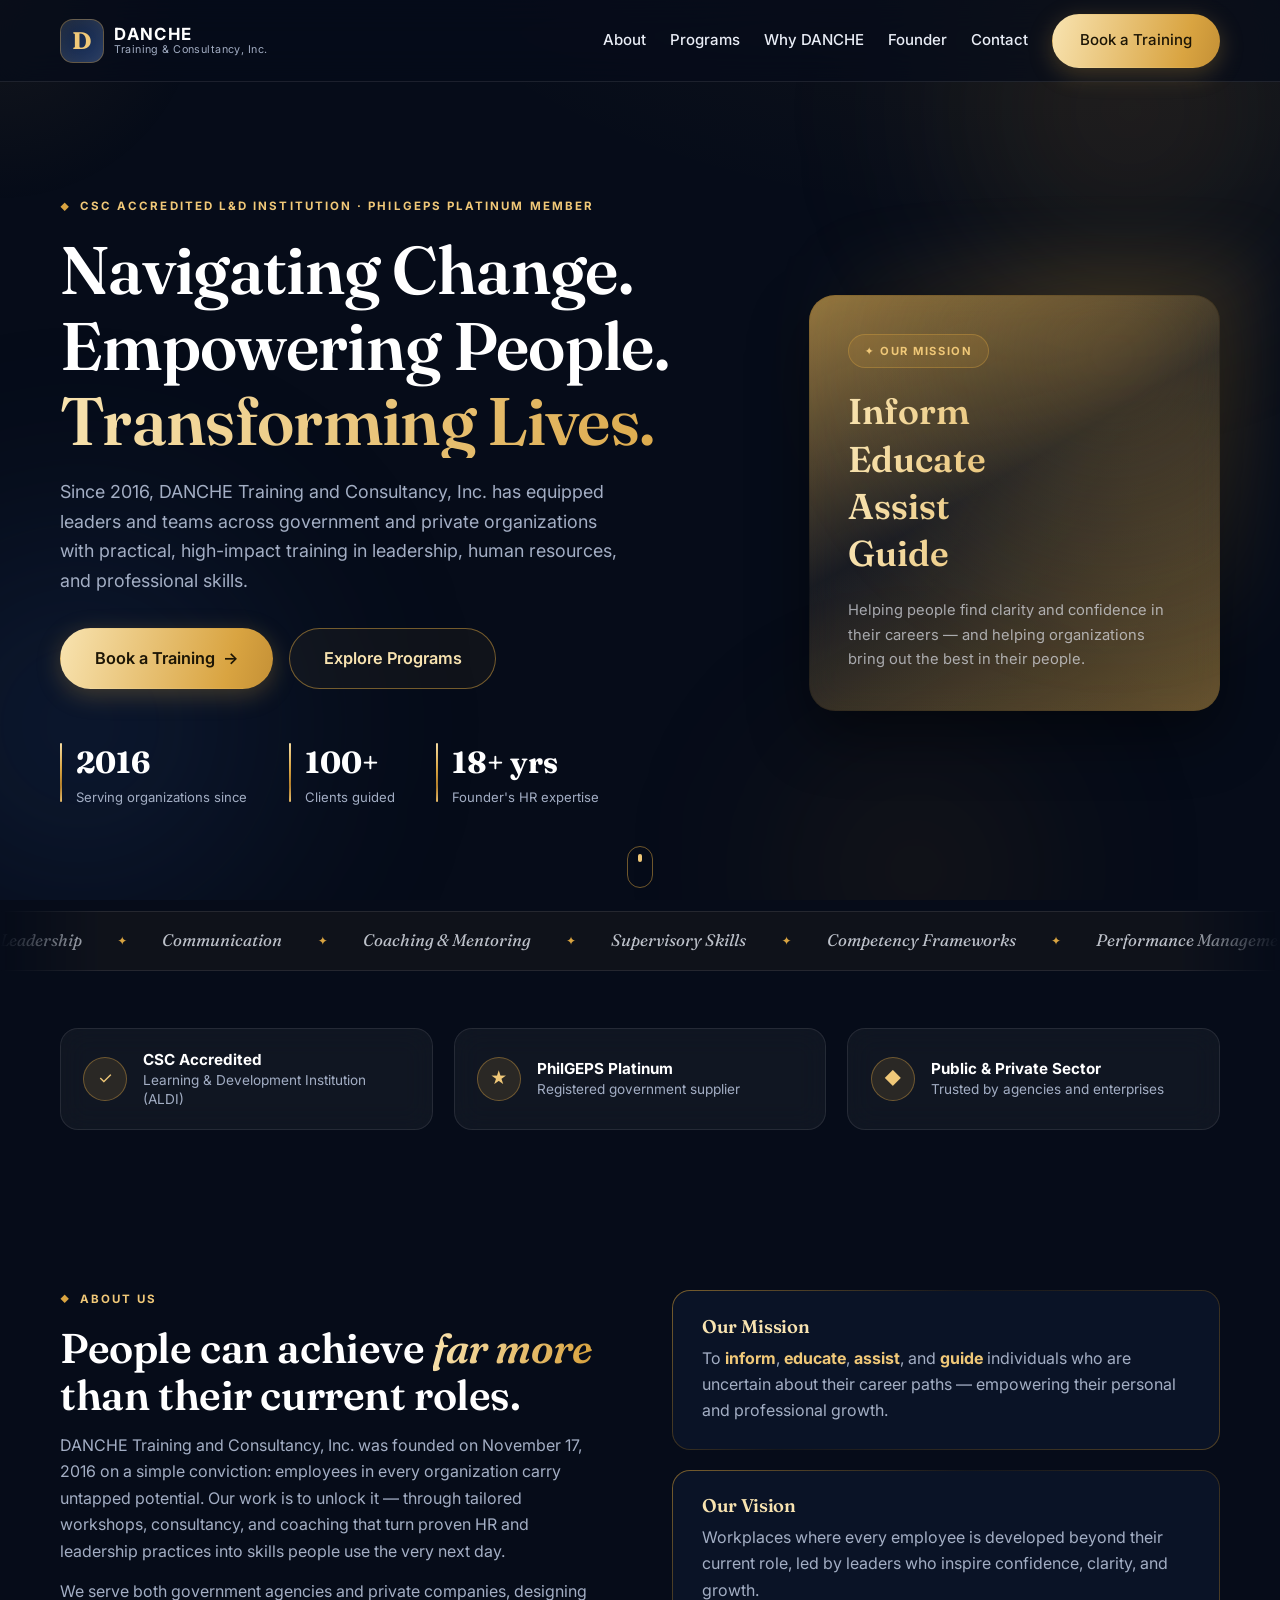
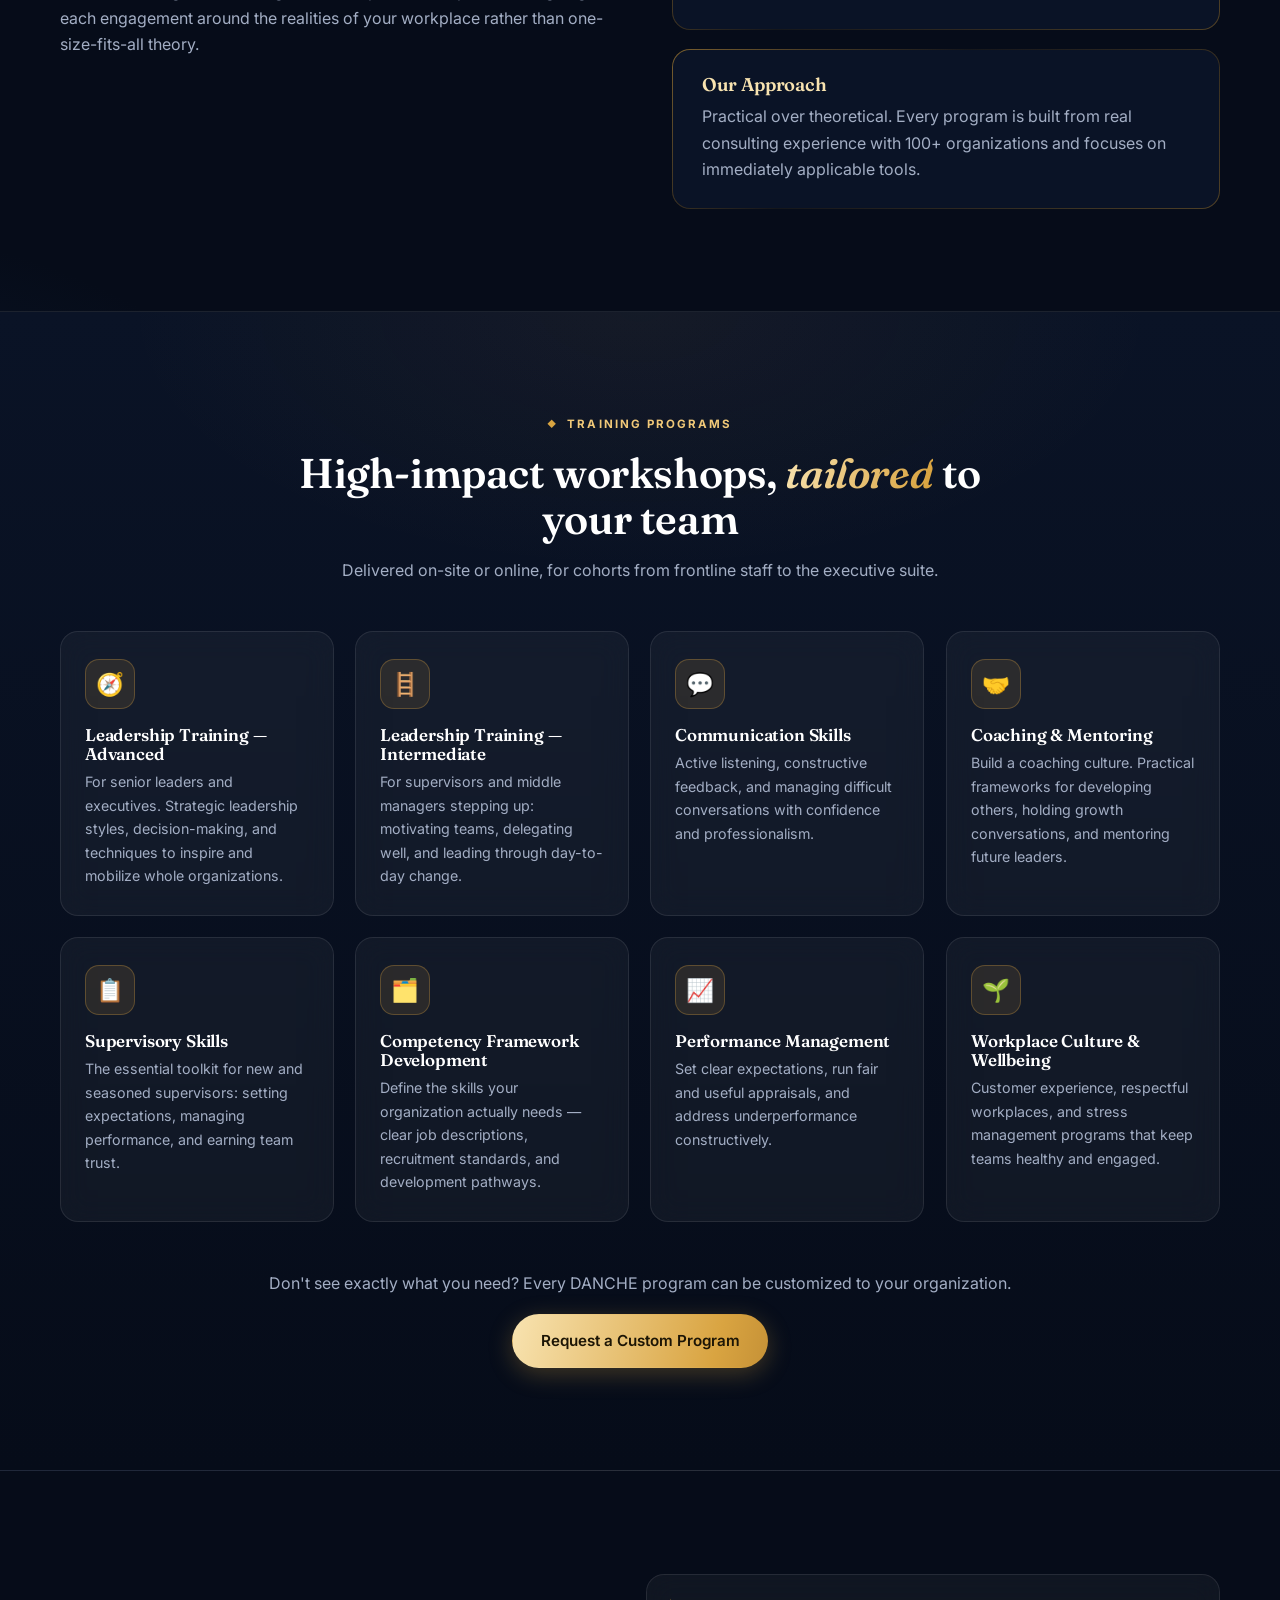
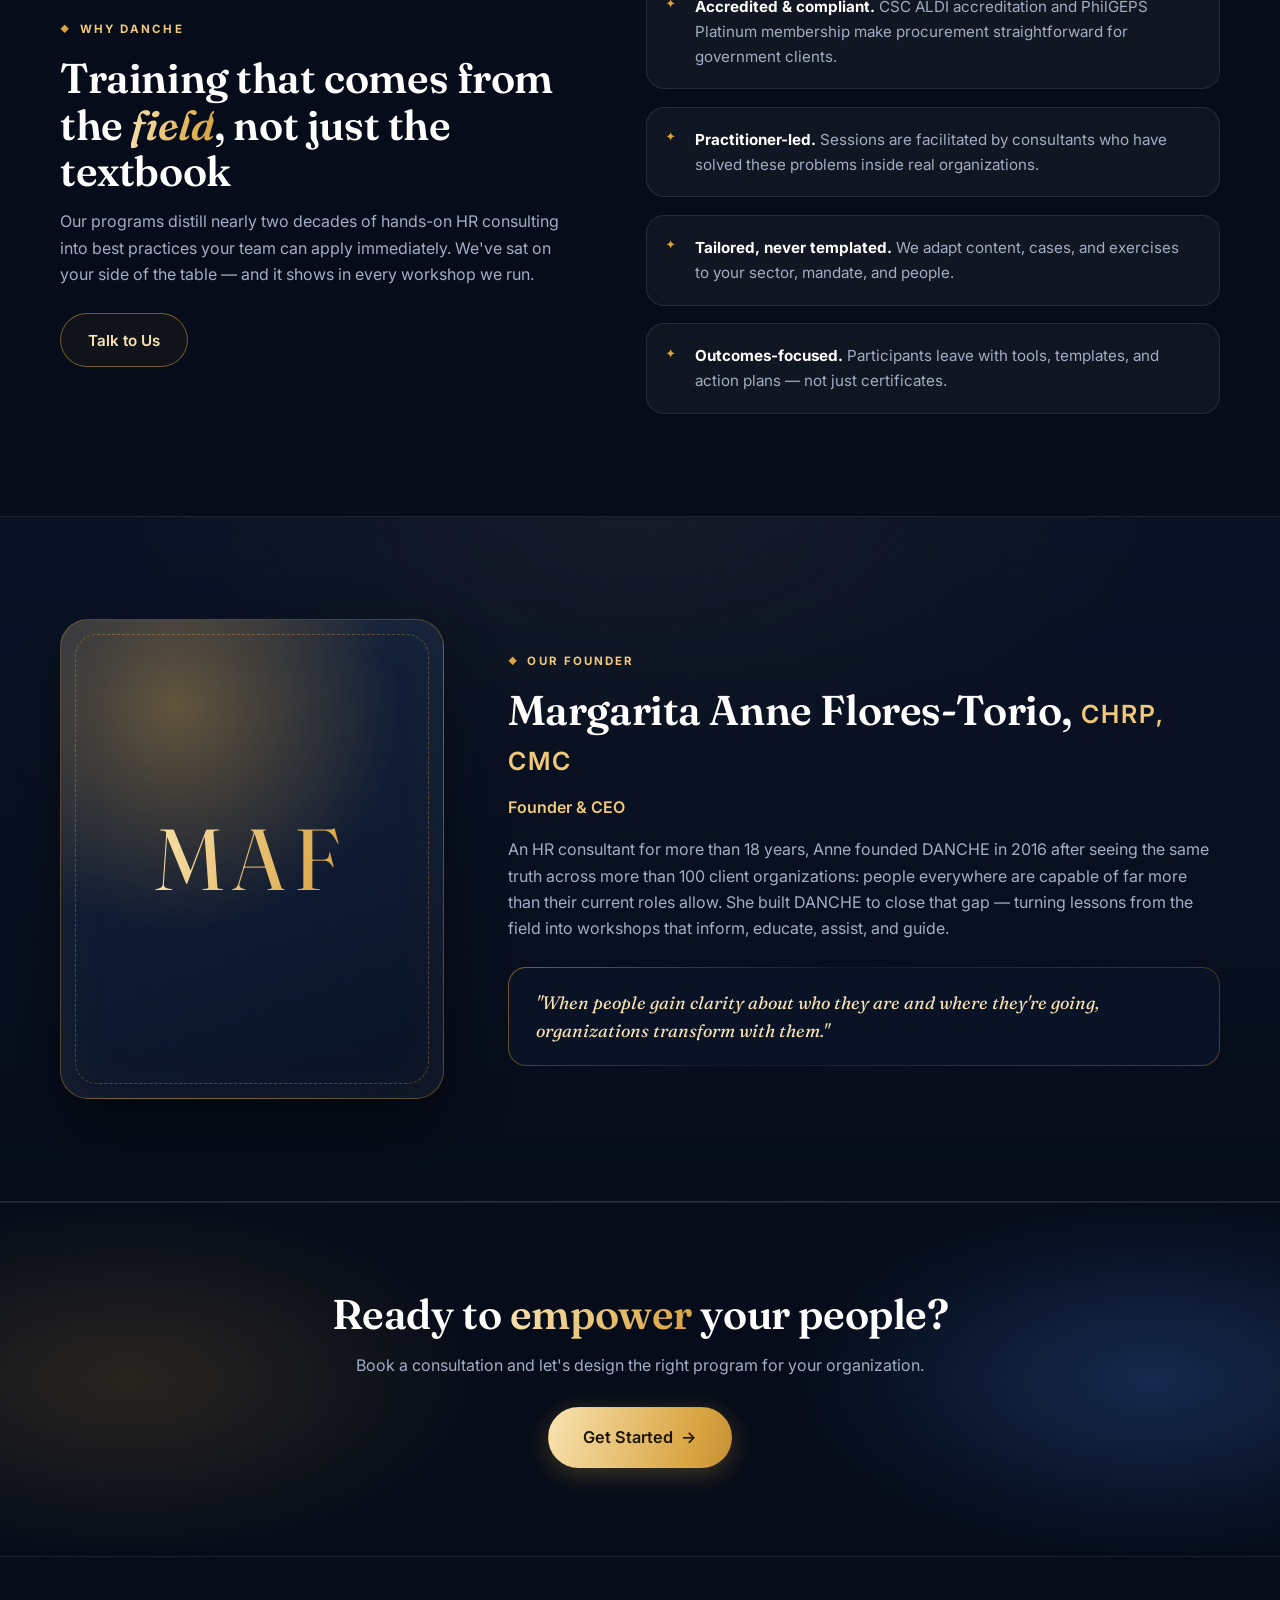
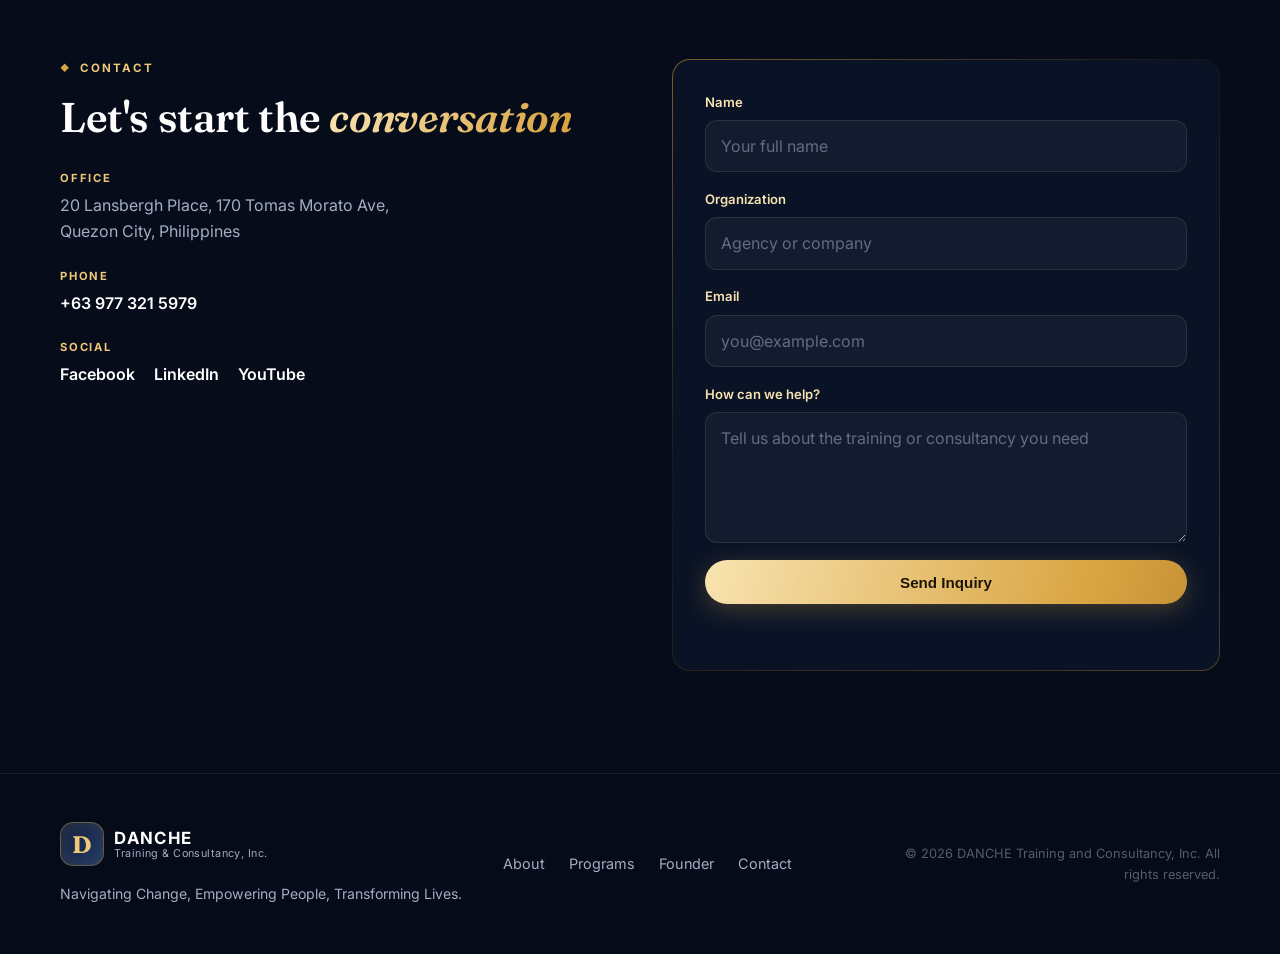
<file: index.html>
<!DOCTYPE html>
<html lang="en">
<head>
  <meta charset="UTF-8" />
  <meta name="viewport" content="width=device-width, initial-scale=1.0" />
  <title>DANCHE Training &amp; Consultancy, Inc. — Navigating Change, Empowering People, Transforming Lives</title>
  <meta name="description" content="DANCHE Training and Consultancy, Inc. is a CSC Accredited Learning and Development Institution delivering leadership, HR, and professional skills training for government and private organizations in the Philippines since 2016." />
  <link rel="preconnect" href="https://fonts.googleapis.com" />
  <link rel="preconnect" href="https://fonts.gstatic.com" crossorigin />
  <link href="https://fonts.googleapis.com/css2?family=Fraunces:ital,opsz,wght@0,9..144,500;0,9..144,600;0,9..144,700;1,9..144,500&family=Inter:wght@400;500;600;700&display=swap" rel="stylesheet" />
  <link rel="stylesheet" href="css/styles.css" />
  <link rel="icon" type="image/svg+xml" href="assets/favicon.svg" />
</head>
<body>

  <!-- Ambient background orbs -->
  <div class="orb-field" aria-hidden="true">
    <div class="orb orb-1" data-speed="0.06"></div>
    <div class="orb orb-2" data-speed="-0.04"></div>
    <div class="orb orb-3" data-speed="0.09"></div>
  </div>

  <!-- Cursor glow (desktop only) -->
  <div class="cursor-glow" id="cursor-glow" aria-hidden="true"></div>

  <!-- ====== Header / Navigation ====== -->
  <header class="site-header" id="top">
    <div class="container nav-wrap">
      <a class="brand" href="#top" aria-label="DANCHE Training and Consultancy home">
        <span class="brand-mark" aria-hidden="true">D</span>
        <span class="brand-text">
          <strong>DANCHE</strong>
          <small>Training &amp; Consultancy, Inc.</small>
        </span>
      </a>

      <nav class="site-nav" id="site-nav" aria-label="Primary">
        <a href="#about">About</a>
        <a href="#programs">Programs</a>
        <a href="#why-danche">Why DANCHE</a>
        <a href="#founder">Founder</a>
        <a href="#contact">Contact</a>
        <a href="#contact" class="btn btn-primary nav-cta">Book a Training</a>
      </nav>

      <button class="nav-toggle" id="nav-toggle" aria-expanded="false" aria-controls="site-nav" aria-label="Toggle navigation">
        <span></span><span></span><span></span>
      </button>
    </div>
  </header>

  <main>
    <!-- ====== Hero ====== -->
    <section class="hero">
      <div class="container hero-grid">
        <div class="hero-copy reveal">
          <p class="eyebrow"><span class="eyebrow-diamond" aria-hidden="true">◆</span> CSC Accredited L&amp;D Institution · PhilGEPS Platinum Member</p>
          <h1>
            <span class="line">Navigating Change.</span>
            <span class="line">Empowering People.</span>
            <span class="line shimmer">Transforming Lives.</span>
          </h1>
          <p class="lead">
            Since 2016, DANCHE Training and Consultancy, Inc. has equipped leaders and teams across
            government and private organizations with practical, high-impact training in leadership,
            human resources, and professional skills.
          </p>
          <div class="hero-actions">
            <a href="#contact" class="btn btn-primary btn-lg">Book a Training <span aria-hidden="true">→</span></a>
            <a href="#programs" class="btn btn-ghost btn-lg">Explore Programs</a>
          </div>
          <ul class="hero-stats" aria-label="Company highlights">
            <li><strong>2016</strong><span>Serving organizations since</span></li>
            <li><strong><span class="counter" data-count="100">0</span>+</strong><span>Clients guided</span></li>
            <li><strong><span class="counter" data-count="18">0</span>+ yrs</strong><span>Founder's HR expertise</span></li>
          </ul>
        </div>

        <div class="hero-card tilt reveal" aria-hidden="true">
          <div class="hero-card-glow"></div>
          <div class="hero-card-inner">
            <span class="hero-badge">✦ Our Mission</span>
            <p class="hero-card-words">
              <span style="--i:0">Inform</span>
              <span style="--i:1">Educate</span>
              <span style="--i:2">Assist</span>
              <span style="--i:3">Guide</span>
            </p>
            <p class="hero-card-note">Helping people find clarity and confidence in their careers — and helping organizations bring out the best in their people.</p>
          </div>
        </div>
      </div>

      <a class="scroll-cue" href="#about" aria-label="Scroll to content">
        <span class="scroll-cue-dot"></span>
      </a>
    </section>

    <!-- ====== Marquee ====== -->
    <div class="marquee" aria-hidden="true">
      <div class="marquee-track" id="marquee-track">
        <span>Leadership</span><i>✦</i>
        <span>Communication</span><i>✦</i>
        <span>Coaching &amp; Mentoring</span><i>✦</i>
        <span>Supervisory Skills</span><i>✦</i>
        <span>Competency Frameworks</span><i>✦</i>
        <span>Performance Management</span><i>✦</i>
        <span>Customer Experience</span><i>✦</i>
        <span>Workplace Culture</span><i>✦</i>
      </div>
    </div>

    <!-- ====== Trust bar ====== -->
    <section class="trustbar" aria-label="Credentials">
      <div class="container trustbar-items">
        <div class="trust-item glass reveal">
          <span class="trust-icon" aria-hidden="true">✓</span>
          <p><strong>CSC Accredited</strong><br />Learning &amp; Development Institution (ALDI)</p>
        </div>
        <div class="trust-item glass reveal">
          <span class="trust-icon" aria-hidden="true">★</span>
          <p><strong>PhilGEPS Platinum</strong><br />Registered government supplier</p>
        </div>
        <div class="trust-item glass reveal">
          <span class="trust-icon" aria-hidden="true">◆</span>
          <p><strong>Public &amp; Private Sector</strong><br />Trusted by agencies and enterprises</p>
        </div>
      </div>
    </section>

    <!-- ====== About ====== -->
    <section class="section" id="about">
      <div class="container about-grid">
        <div class="reveal">
          <p class="eyebrow"><span class="eyebrow-diamond" aria-hidden="true">◆</span> About Us</p>
          <h2>People can achieve <em class="shimmer-soft">far more</em> than their current roles.</h2>
          <p>
            DANCHE Training and Consultancy, Inc. was founded on November 17, 2016 on a simple
            conviction: employees in every organization carry untapped potential. Our work is to
            unlock it — through tailored workshops, consultancy, and coaching that turn proven HR
            and leadership practices into skills people use the very next day.
          </p>
          <p>
            We serve both government agencies and private companies, designing each engagement
            around the realities of your workplace rather than one-size-fits-all theory.
          </p>
        </div>
        <div class="mv-cards">
          <article class="mv-card glass gold-border reveal">
            <h3>Our Mission</h3>
            <p>To <strong>inform</strong>, <strong>educate</strong>, <strong>assist</strong>, and <strong>guide</strong> individuals who are uncertain about their career paths — empowering their personal and professional growth.</p>
          </article>
          <article class="mv-card glass gold-border reveal">
            <h3>Our Vision</h3>
            <p>Workplaces where every employee is developed beyond their current role, led by leaders who inspire confidence, clarity, and growth.</p>
          </article>
          <article class="mv-card glass gold-border reveal">
            <h3>Our Approach</h3>
            <p>Practical over theoretical. Every program is built from real consulting experience with 100+ organizations and focuses on immediately applicable tools.</p>
          </article>
        </div>
      </div>
    </section>

    <!-- ====== Programs ====== -->
    <section class="section section-deep" id="programs">
      <div class="container">
        <div class="section-head reveal">
          <p class="eyebrow centered"><span class="eyebrow-diamond" aria-hidden="true">◆</span> Training Programs</p>
          <h2>High-impact workshops, <em class="shimmer-soft">tailored</em> to your team</h2>
          <p class="section-sub">Delivered on-site or online, for cohorts from frontline staff to the executive suite.</p>
        </div>

        <div class="program-grid">
          <article class="program-card glass tilt reveal">
            <span class="program-icon" aria-hidden="true">🧭</span>
            <h3>Leadership Training — Advanced</h3>
            <p>For senior leaders and executives. Strategic leadership styles, decision-making, and techniques to inspire and mobilize whole organizations.</p>
          </article>
          <article class="program-card glass tilt reveal">
            <span class="program-icon" aria-hidden="true">🪜</span>
            <h3>Leadership Training — Intermediate</h3>
            <p>For supervisors and middle managers stepping up: motivating teams, delegating well, and leading through day-to-day change.</p>
          </article>
          <article class="program-card glass tilt reveal">
            <span class="program-icon" aria-hidden="true">💬</span>
            <h3>Communication Skills</h3>
            <p>Active listening, constructive feedback, and managing difficult conversations with confidence and professionalism.</p>
          </article>
          <article class="program-card glass tilt reveal">
            <span class="program-icon" aria-hidden="true">🤝</span>
            <h3>Coaching &amp; Mentoring</h3>
            <p>Build a coaching culture. Practical frameworks for developing others, holding growth conversations, and mentoring future leaders.</p>
          </article>
          <article class="program-card glass tilt reveal">
            <span class="program-icon" aria-hidden="true">📋</span>
            <h3>Supervisory Skills</h3>
            <p>The essential toolkit for new and seasoned supervisors: setting expectations, managing performance, and earning team trust.</p>
          </article>
          <article class="program-card glass tilt reveal">
            <span class="program-icon" aria-hidden="true">🗂️</span>
            <h3>Competency Framework Development</h3>
            <p>Define the skills your organization actually needs — clear job descriptions, recruitment standards, and development pathways.</p>
          </article>
          <article class="program-card glass tilt reveal">
            <span class="program-icon" aria-hidden="true">📈</span>
            <h3>Performance Management</h3>
            <p>Set clear expectations, run fair and useful appraisals, and address underperformance constructively.</p>
          </article>
          <article class="program-card glass tilt reveal">
            <span class="program-icon" aria-hidden="true">🌱</span>
            <h3>Workplace Culture &amp; Wellbeing</h3>
            <p>Customer experience, respectful workplaces, and stress management programs that keep teams healthy and engaged.</p>
          </article>
        </div>

        <div class="section-cta reveal">
          <p>Don't see exactly what you need? Every DANCHE program can be customized to your organization.</p>
          <a href="#contact" class="btn btn-primary">Request a Custom Program</a>
        </div>
      </div>
    </section>

    <!-- ====== Why DANCHE ====== -->
    <section class="section" id="why-danche">
      <div class="container why-grid">
        <div class="reveal">
          <p class="eyebrow"><span class="eyebrow-diamond" aria-hidden="true">◆</span> Why DANCHE</p>
          <h2>Training that comes from the <em class="shimmer-soft">field</em>, not just the textbook</h2>
          <p>
            Our programs distill nearly two decades of hands-on HR consulting into best practices
            your team can apply immediately. We've sat on your side of the table — and it shows in
            every workshop we run.
          </p>
          <a href="#contact" class="btn btn-ghost">Talk to Us</a>
        </div>
        <ul class="why-list">
          <li class="glass reveal"><strong>Accredited &amp; compliant.</strong> CSC ALDI accreditation and PhilGEPS Platinum membership make procurement straightforward for government clients.</li>
          <li class="glass reveal"><strong>Practitioner-led.</strong> Sessions are facilitated by consultants who have solved these problems inside real organizations.</li>
          <li class="glass reveal"><strong>Tailored, never templated.</strong> We adapt content, cases, and exercises to your sector, mandate, and people.</li>
          <li class="glass reveal"><strong>Outcomes-focused.</strong> Participants leave with tools, templates, and action plans — not just certificates.</li>
        </ul>
      </div>
    </section>

    <!-- ====== Founder ====== -->
    <section class="section section-deep" id="founder">
      <div class="container founder-grid">
        <div class="founder-photo tilt reveal" aria-hidden="true">
          <div class="founder-ring"></div>
          <div class="founder-initials">MAF</div>
        </div>
        <div class="reveal">
          <p class="eyebrow"><span class="eyebrow-diamond" aria-hidden="true">◆</span> Our Founder</p>
          <h2>Margarita Anne Flores-Torio, <span class="creds">CHRP, CMC</span></h2>
          <p class="founder-role">Founder &amp; CEO</p>
          <p>
            An HR consultant for more than 18 years, Anne founded DANCHE in 2016 after seeing the
            same truth across more than 100 client organizations: people everywhere are capable of
            far more than their current roles allow. She built DANCHE to close that gap — turning
            lessons from the field into workshops that inform, educate, assist, and guide.
          </p>
          <blockquote class="founder-quote glass gold-border">
            "When people gain clarity about who they are and where they're going, organizations transform with them."
          </blockquote>
        </div>
      </div>
    </section>

    <!-- ====== CTA band ====== -->
    <section class="cta-band">
      <div class="cta-band-bg" aria-hidden="true"></div>
      <div class="container cta-band-inner reveal">
        <h2>Ready to <span class="shimmer">empower</span> your people?</h2>
        <p>Book a consultation and let's design the right program for your organization.</p>
        <a href="#contact" class="btn btn-primary btn-lg">Get Started <span aria-hidden="true">→</span></a>
      </div>
    </section>

    <!-- ====== Contact ====== -->
    <section class="section" id="contact">
      <div class="container contact-grid">
        <div class="reveal">
          <p class="eyebrow"><span class="eyebrow-diamond" aria-hidden="true">◆</span> Contact</p>
          <h2>Let's start the <em class="shimmer-soft">conversation</em></h2>
          <ul class="contact-list">
            <li>
              <span class="contact-label">Office</span>
              <span>20 Lansbergh Place, 170 Tomas Morato Ave,<br />Quezon City, Philippines</span>
            </li>
            <li>
              <span class="contact-label">Phone</span>
              <a href="tel:+639773215979">+63 977 321 5979</a>
            </li>
            <li>
              <span class="contact-label">Social</span>
              <span class="contact-social">
                <a href="https://www.facebook.com/dancheinc/" target="_blank" rel="noopener">Facebook</a>
                <a href="https://ph.linkedin.com/company/danche-training-and-consultancy-inc" target="_blank" rel="noopener">LinkedIn</a>
                <a href="https://www.youtube.com/@danchetrainingandconsultan1624" target="_blank" rel="noopener">YouTube</a>
              </span>
            </li>
          </ul>
        </div>

        <form class="contact-form glass gold-border reveal" id="contact-form" novalidate>
          <div class="form-row">
            <label for="cf-name">Name</label>
            <input id="cf-name" name="name" type="text" autocomplete="name" required placeholder="Your full name" />
          </div>
          <div class="form-row">
            <label for="cf-org">Organization</label>
            <input id="cf-org" name="organization" type="text" autocomplete="organization" placeholder="Agency or company" />
          </div>
          <div class="form-row">
            <label for="cf-email">Email</label>
            <input id="cf-email" name="email" type="email" autocomplete="email" required placeholder="you@example.com" />
          </div>
          <div class="form-row">
            <label for="cf-message">How can we help?</label>
            <textarea id="cf-message" name="message" rows="4" required placeholder="Tell us about the training or consultancy you need"></textarea>
          </div>
          <button type="submit" class="btn btn-primary btn-block">Send Inquiry</button>
          <p class="form-status" id="form-status" role="status" aria-live="polite"></p>
        </form>
      </div>
    </section>
  </main>

  <!-- ====== Footer ====== -->
  <footer class="site-footer">
    <div class="container footer-grid">
      <div>
        <a class="brand brand-footer" href="#top">
          <span class="brand-mark" aria-hidden="true">D</span>
          <span class="brand-text"><strong>DANCHE</strong><small>Training &amp; Consultancy, Inc.</small></span>
        </a>
        <p class="footer-tagline">Navigating Change, Empowering People, Transforming Lives.</p>
      </div>
      <nav class="footer-nav" aria-label="Footer">
        <a href="#about">About</a>
        <a href="#programs">Programs</a>
        <a href="#founder">Founder</a>
        <a href="#contact">Contact</a>
      </nav>
      <p class="footer-legal">© <span id="year"></span> DANCHE Training and Consultancy, Inc. All rights reserved.</p>
    </div>
  </footer>

  <script src="js/main.js"></script>
</body>
</html>
</file>
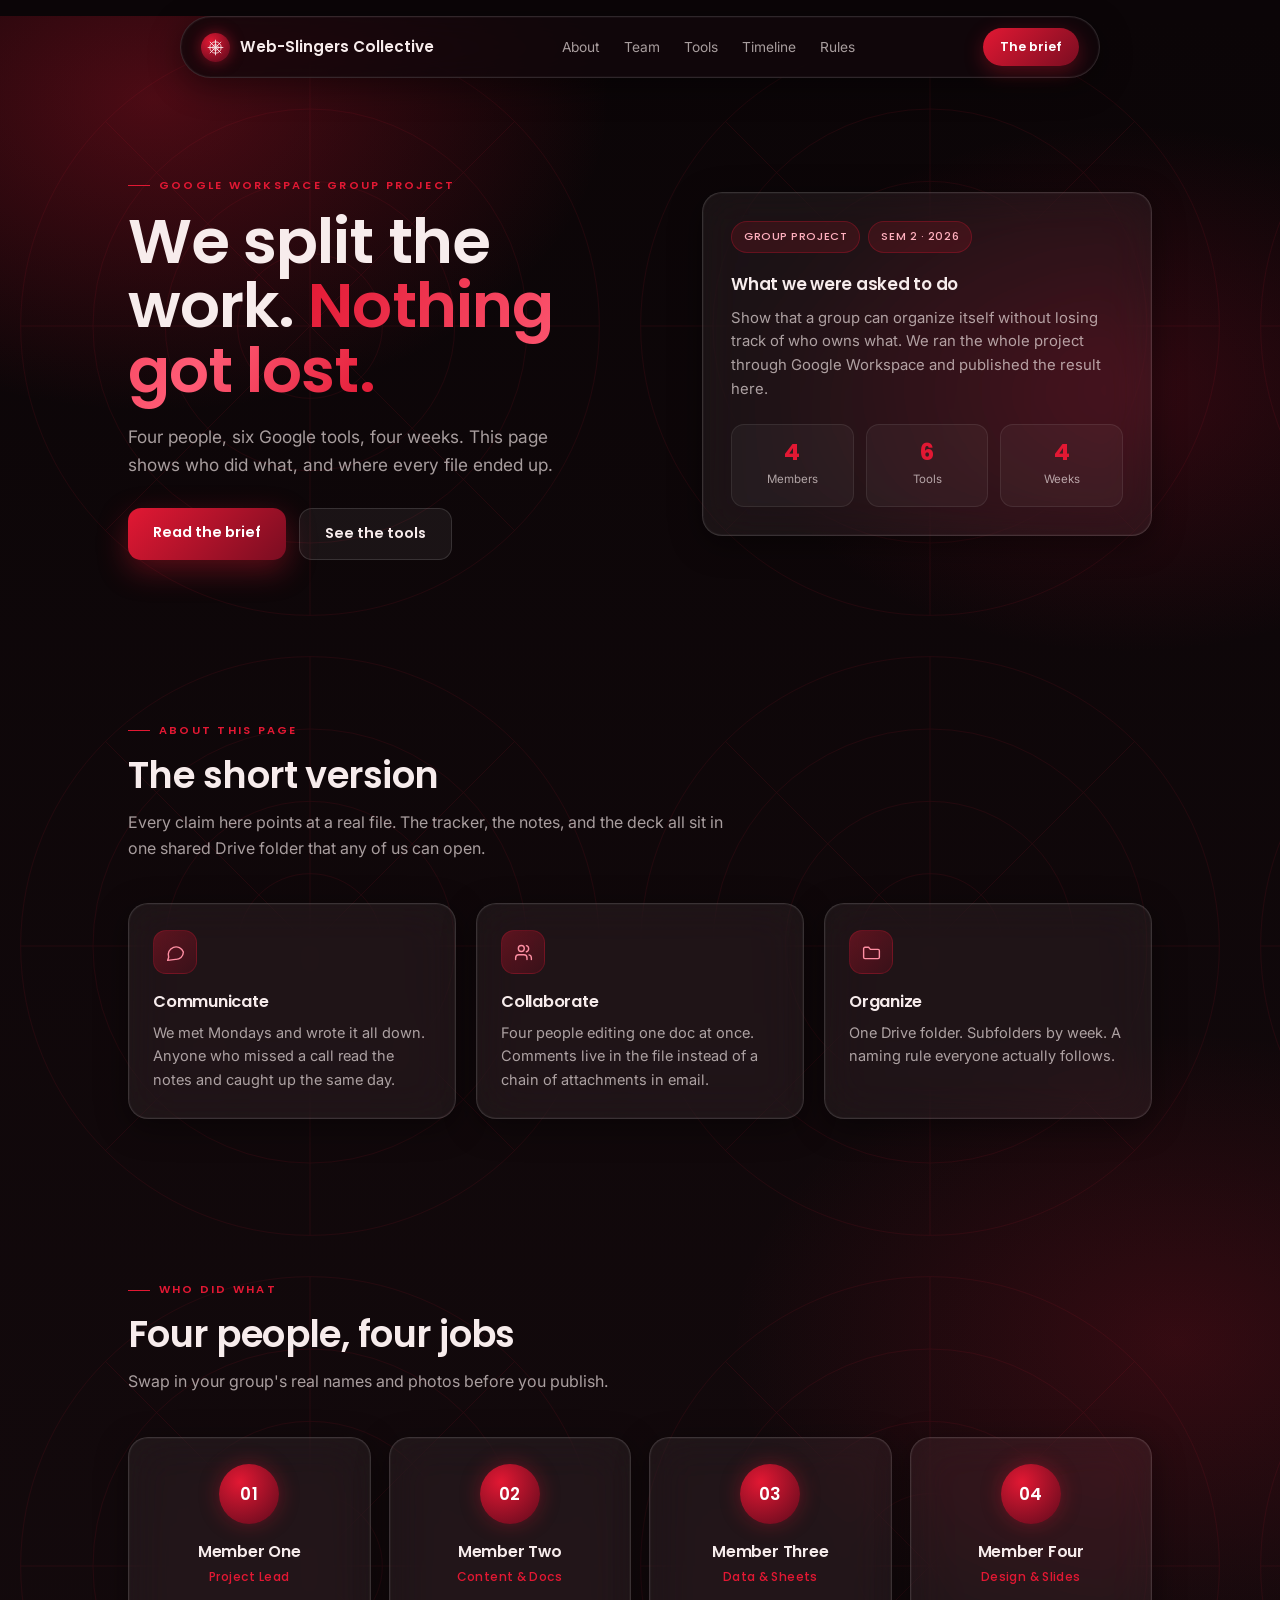
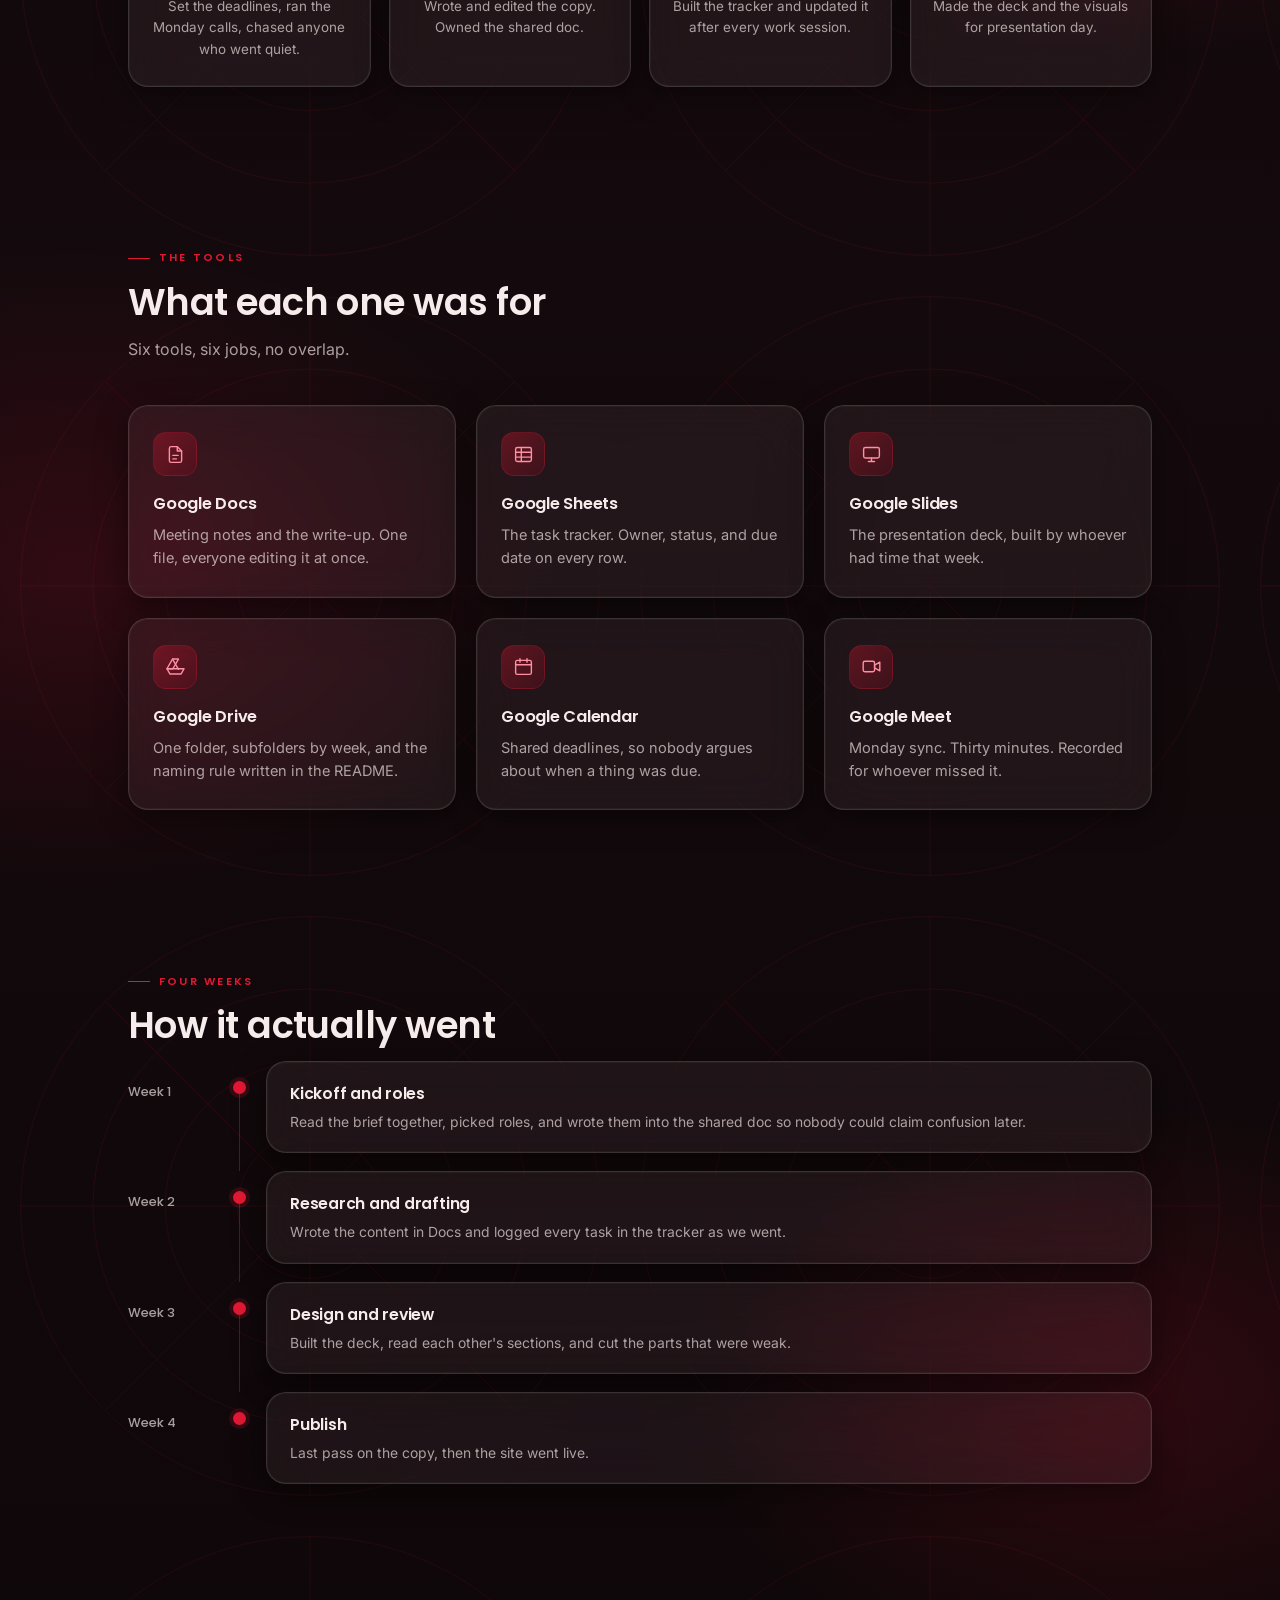
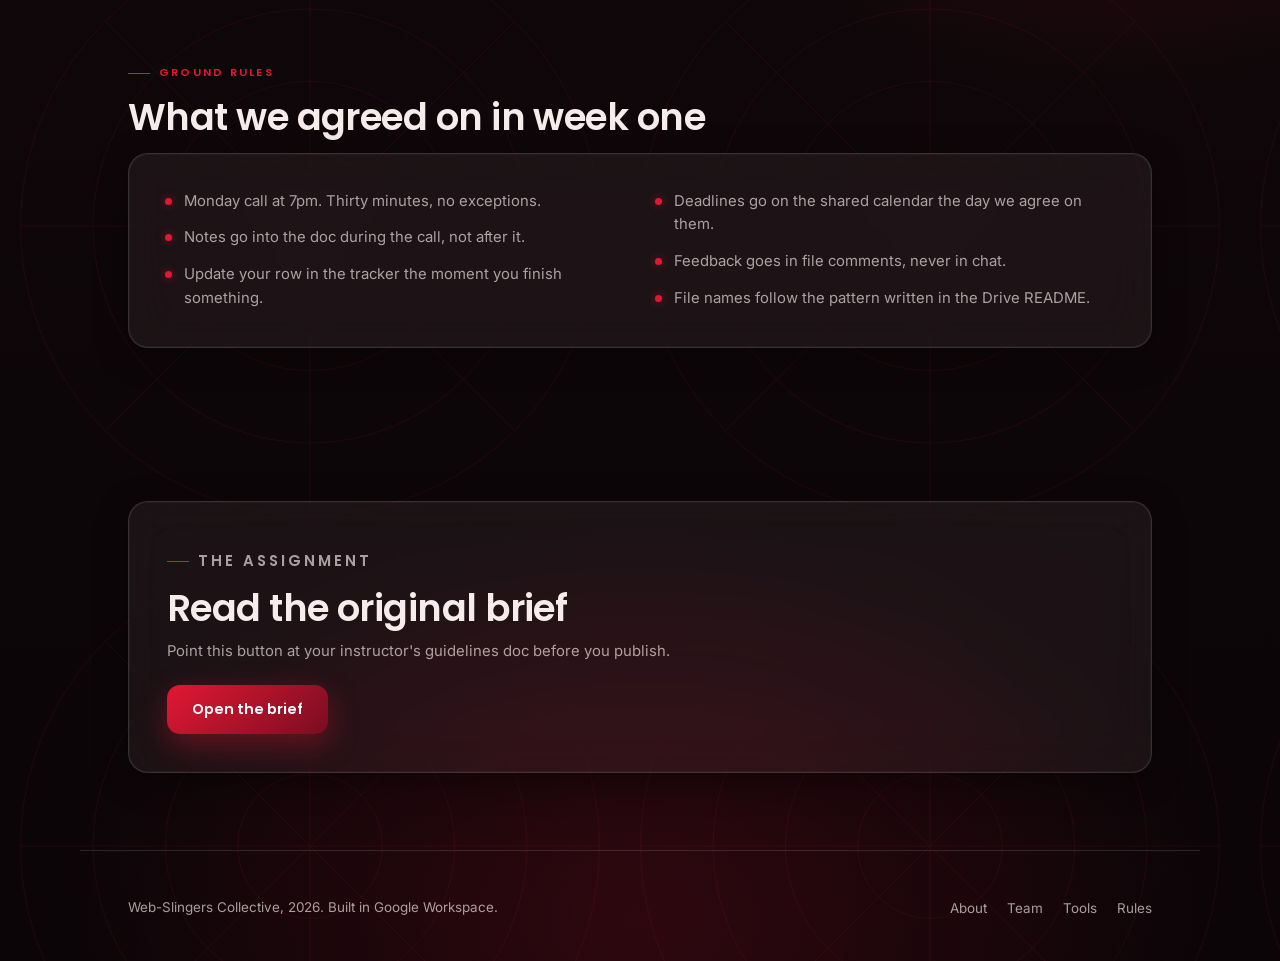
<file: spiderman-brand-kit/index.html>
<!DOCTYPE html>
<html lang="en">
<head>
<meta charset="UTF-8" />
<meta name="viewport" content="width=device-width, initial-scale=1.0" />
<title>Web-Slingers Collective — Google Workspace Group Project</title>
<meta name="description" content="A one-page record of how our group planned, split, and finished a project using Google Workspace." />
<link rel="preconnect" href="https://fonts.googleapis.com">
<link rel="preconnect" href="https://fonts.gstatic.com" crossorigin>
<link href="https://fonts.googleapis.com/css2?family=Poppins:wght@500;600;700&family=Inter:wght@400;500;600&display=swap" rel="stylesheet">
<link rel="icon" href="data:image/svg+xml,%3Csvg xmlns='http://www.w3.org/2000/svg' viewBox='0 0 32 32'%3E%3Ccircle cx='16' cy='16' r='16' fill='%23b3122f'/%3E%3Cg stroke='%23f7ecec' stroke-width='1' fill='none'%3E%3Ccircle cx='16' cy='16' r='6'/%3E%3Ccircle cx='16' cy='16' r='11'/%3E%3Cline x1='16' y1='2' x2='16' y2='30'/%3E%3Cline x1='2' y1='16' x2='30' y2='16'/%3E%3Cline x1='6' y1='6' x2='26' y2='26'/%3E%3Cline x1='26' y1='6' x2='6' y2='26'/%3E%3C/g%3E%3C/svg%3E">
<style>
/* ============================================================
   Web-Slingers Collective
   Crimson + liquid glass, built to survive a Google Sites embed.

   Embed notes (why the CSS looks like this):
   - No position:fixed anywhere. Inside an iframe it pins to the
     iframe viewport and goes glitchy on iOS Safari. Absolute layers
     over a position:relative body behave the same everywhere.
   - No 100vh sizing. In an embed, vh resolves to the iframe height,
     which the person placing the embed picks by dragging a handle.
     Padding-based sizing looks right at any box height.
   - scroll-margin-top on every section so the sticky nav doesn't
     cover a heading when an anchor link fires inside the frame.
   - All CSS inlined. An external stylesheet reference will not
     resolve when this is pasted into the Embed code box.
   ============================================================ */

:root {
  --crimson: #b3122f;
  --crimson-deep: #7a0d21;
  --crimson-bright: #e21833;
  --ink: #0b0507;
  --paper: #f7ecec;
  --glass-fill: rgba(255, 255, 255, 0.055);
  --glass-fill-strong: rgba(255, 255, 255, 0.1);
  --glass-border: rgba(255, 255, 255, 0.13);
  --glass-shadow: 0 8px 32px rgba(0, 0, 0, 0.45), 0 0 0 1px rgba(255, 255, 255, 0.03) inset;
  --text-primary: #f7ecec;
  --text-muted: rgba(247, 236, 236, 0.66);
  --radius: 20px;
  --font-display: "Poppins", "Segoe UI", Roboto, system-ui, sans-serif;
  --font-body: "Inter", "Segoe UI", Roboto, system-ui, sans-serif;
}

* { margin: 0; padding: 0; box-sizing: border-box; }

html { scroll-behavior: smooth; }

body {
  position: relative;
  font-family: var(--font-body);
  color: var(--text-primary);
  background: var(--ink);
  overflow-x: hidden;
  line-height: 1.6;
  -webkit-font-smoothing: antialiased;
}

/* ---------- background layers ---------- */

.web-backdrop {
  position: absolute;
  inset: 0;
  z-index: -2;
  /* Glows are spread down the whole document, not just the first screen.
     This layer spans the full scroll height, so a top-only glow would
     leave everything below the hero flat black. */
  background:
    radial-gradient(760px 520px at 12% 2%, rgba(226, 24, 51, 0.30), transparent 60%),
    radial-gradient(640px 440px at 88% 9%, rgba(179, 18, 47, 0.22), transparent 60%),
    radial-gradient(720px 500px at 92% 32%, rgba(226, 24, 51, 0.17), transparent 62%),
    radial-gradient(760px 520px at 6% 52%, rgba(179, 18, 47, 0.19), transparent 62%),
    radial-gradient(700px 480px at 88% 72%, rgba(226, 24, 51, 0.15), transparent 62%),
    radial-gradient(900px 620px at 50% 99%, rgba(122, 13, 33, 0.32), transparent 64%),
    linear-gradient(180deg, #0b0507 0%, #140a0d 45%, #0b0507 100%);
}

.web-lines {
  position: absolute;
  inset: 0;
  z-index: -1;
  opacity: 0.13;
  pointer-events: none;
  background-image: url("data:image/svg+xml,%3Csvg xmlns='http://www.w3.org/2000/svg' width='600' height='600' viewBox='0 0 600 600'%3E%3Cg fill='none' stroke='%23e21833' stroke-width='0.7'%3E%3Ccircle cx='300' cy='300' r='70'/%3E%3Ccircle cx='300' cy='300' r='140'/%3E%3Ccircle cx='300' cy='300' r='210'/%3E%3Ccircle cx='300' cy='300' r='280'/%3E%3Cline x1='300' y1='20' x2='300' y2='580'/%3E%3Cline x1='20' y1='300' x2='580' y2='300'/%3E%3Cline x1='102' y1='102' x2='498' y2='498'/%3E%3Cline x1='498' y1='102' x2='102' y2='498'/%3E%3C/g%3E%3C/svg%3E");
  background-size: 620px 620px;
}

/* ---------- glass ---------- */

.glass {
  background: var(--glass-fill);
  backdrop-filter: blur(22px) saturate(140%);
  -webkit-backdrop-filter: blur(22px) saturate(140%);
  border: 1px solid var(--glass-border);
  border-radius: var(--radius);
  box-shadow: var(--glass-shadow);
}

/* ---------- shell ---------- */

.wrap {
  max-width: 1120px;
  margin: 0 auto;
  padding-left: clamp(20px, 4vw, 48px);
  padding-right: clamp(20px, 4vw, 48px);
}

section {
  padding-top: clamp(52px, 6vw, 84px);
  padding-bottom: clamp(52px, 6vw, 84px);
  scroll-margin-top: 90px;
  position: relative;
}

.eyebrow {
  display: inline-flex;
  align-items: center;
  gap: 9px;
  font-family: var(--font-display);
  font-size: 0.7rem;
  font-weight: 600;
  letter-spacing: 0.2em;
  text-transform: uppercase;
  color: var(--crimson-bright);
  margin-bottom: 14px;
}

.eyebrow::before {
  content: "";
  width: 22px;
  height: 1px;
  background: var(--crimson-bright);
}

h1, h2, h3 { font-family: var(--font-display); font-weight: 600; letter-spacing: -0.015em; }

h2 { font-size: clamp(1.65rem, 3vw, 2.3rem); line-height: 1.15; margin-bottom: 14px; }

.section-lede {
  color: var(--text-muted);
  max-width: 620px;
  font-size: 1rem;
  margin-bottom: 42px;
}

/* ---------- nav ---------- */

nav.glass {
  position: sticky;
  top: 16px;
  z-index: 50;
  max-width: 920px;
  margin: 16px auto 0;
  display: flex;
  align-items: center;
  justify-content: space-between;
  gap: 16px;
  padding: 11px 20px;
  border-radius: 999px;
  /* Opaque dark tint, not the usual white-tinted glass. A sticky bar
     scrolls over its own headings, and at 6% white the text underneath
     stayed legible through the blur and read as a rendering bug. */
  background: rgba(18, 8, 11, 0.82);
  backdrop-filter: blur(20px) saturate(150%);
  -webkit-backdrop-filter: blur(20px) saturate(150%);
}

.brand {
  display: flex;
  align-items: center;
  gap: 10px;
  font-family: var(--font-display);
  font-weight: 600;
  font-size: 0.95rem;
  white-space: nowrap;
}

.brand-mark {
  width: 29px;
  height: 29px;
  border-radius: 50%;
  background: radial-gradient(circle at 35% 30%, var(--crimson-bright), var(--crimson-deep) 72%);
  display: grid;
  place-items: center;
  box-shadow: 0 0 14px rgba(226, 24, 51, 0.5);
  flex-shrink: 0;
}

.brand-mark svg { width: 17px; height: 17px; }

.nav-links { display: flex; gap: 24px; list-style: none; font-size: 0.86rem; }

.nav-links a { color: var(--text-muted); text-decoration: none; transition: color 0.2s ease; }
.nav-links a:hover { color: var(--text-primary); }

.nav-cta {
  font-family: var(--font-display);
  font-size: 0.8rem;
  font-weight: 600;
  color: #fff;
  background: linear-gradient(135deg, var(--crimson-bright), var(--crimson-deep));
  padding: 9px 17px;
  border-radius: 999px;
  text-decoration: none;
  box-shadow: 0 6px 20px rgba(226, 24, 51, 0.32);
  transition: transform 0.2s ease, box-shadow 0.2s ease;
  white-space: nowrap;
}

.nav-cta:hover { transform: translateY(-1px); box-shadow: 0 10px 26px rgba(226, 24, 51, 0.48); }

/* ---------- hero ---------- */

.hero { padding-top: clamp(56px, 7vw, 92px); }

.hero-grid {
  display: grid;
  grid-template-columns: 1.08fr 0.92fr;
  gap: 46px;
  align-items: center;
}

.hero h1 {
  font-size: clamp(2.3rem, 5vw, 3.9rem);
  line-height: 1.04;
  margin-bottom: 20px;
}

.hero h1 span {
  background: linear-gradient(120deg, var(--crimson-bright), #ff5c76 62%, var(--crimson-bright));
  -webkit-background-clip: text;
  background-clip: text;
  color: transparent;
}

.hero p.lede {
  color: var(--text-muted);
  font-size: 1.08rem;
  max-width: 460px;
  margin-bottom: 30px;
}

.hero-actions { display: flex; gap: 13px; flex-wrap: wrap; }

.btn-primary, .btn-ghost {
  font-family: var(--font-display);
  font-weight: 600;
  font-size: 0.9rem;
  padding: 13px 25px;
  border-radius: 13px;
  text-decoration: none;
  display: inline-block;
  transition: transform 0.2s ease, box-shadow 0.2s ease, background 0.2s ease;
}

.btn-primary {
  color: #fff;
  background: linear-gradient(135deg, var(--crimson-bright), var(--crimson-deep));
  box-shadow: 0 10px 30px rgba(226, 24, 51, 0.36);
}

.btn-primary:hover { transform: translateY(-2px); box-shadow: 0 14px 36px rgba(226, 24, 51, 0.52); }

.btn-ghost {
  color: var(--text-primary);
  background: var(--glass-fill);
  border: 1px solid var(--glass-border);
}

.btn-ghost:hover { background: var(--glass-fill-strong); transform: translateY(-2px); }

.hero-card { padding: 28px; }

.tag-row { display: flex; gap: 8px; margin-bottom: 18px; flex-wrap: wrap; }

.tag {
  font-size: 0.7rem;
  font-family: var(--font-display);
  font-weight: 500;
  letter-spacing: 0.05em;
  padding: 6px 12px;
  border-radius: 999px;
  background: rgba(226, 24, 51, 0.13);
  border: 1px solid rgba(226, 24, 51, 0.28);
  color: #ffb0be;
}

.hero-card h3 { font-size: 1.05rem; }
.hero-card p { color: var(--text-muted); font-size: 0.93rem; margin-top: 9px; }

.stat-row { display: grid; grid-template-columns: repeat(3, 1fr); gap: 12px; margin-top: 22px; }

.stat {
  text-align: center;
  padding: 15px 8px;
  border-radius: 13px;
  background: rgba(255, 255, 255, 0.04);
  border: 1px solid rgba(255, 255, 255, 0.08);
}

.stat strong {
  display: block;
  font-family: var(--font-display);
  font-size: 1.45rem;
  line-height: 1.1;
  color: var(--crimson-bright);
}

.stat span { font-size: 0.72rem; color: var(--text-muted); }

/* ---------- cards ---------- */

.card-grid { display: grid; grid-template-columns: repeat(3, 1fr); gap: 20px; }

.card {
  padding: 26px 24px;
  transition: transform 0.25s ease, border-color 0.25s ease;
}

.card:hover { transform: translateY(-4px); border-color: rgba(226, 24, 51, 0.38); }

.card-icon {
  width: 44px;
  height: 44px;
  border-radius: 13px;
  display: grid;
  place-items: center;
  background: linear-gradient(135deg, rgba(226, 24, 51, 0.32), rgba(122, 13, 33, 0.3));
  border: 1px solid rgba(226, 24, 51, 0.22);
  margin-bottom: 15px;
  color: #ff8fa3;
}

.card-icon svg { width: 21px; height: 21px; }

.card h3 { font-size: 1.02rem; margin-bottom: 7px; }
.card p { color: var(--text-muted); font-size: 0.91rem; }

/* ---------- team ---------- */

.team-grid { display: grid; grid-template-columns: repeat(4, 1fr); gap: 18px; }

.member { padding: 26px 20px; text-align: center; }

.avatar {
  width: 60px;
  height: 60px;
  border-radius: 50%;
  margin: 0 auto 15px;
  background: radial-gradient(circle at 35% 30%, var(--crimson-bright), var(--crimson-deep) 78%);
  display: grid;
  place-items: center;
  box-shadow: 0 0 20px rgba(226, 24, 51, 0.34);
  font-family: var(--font-display);
  font-weight: 600;
  font-size: 1.05rem;
  color: #fff;
  letter-spacing: 0.02em;
}

.member h3 { font-size: 0.98rem; margin-bottom: 3px; }

.member .role {
  color: var(--crimson-bright);
  font-size: 0.76rem;
  font-family: var(--font-display);
  font-weight: 500;
  letter-spacing: 0.03em;
  margin-bottom: 9px;
}

.member p.desc { font-size: 0.84rem; color: var(--text-muted); }

/* ---------- timeline ---------- */

.timeline-item { display: grid; grid-template-columns: 84px 22px 1fr; gap: 16px; }

.tl-date {
  font-family: var(--font-display);
  font-size: 0.8rem;
  font-weight: 500;
  color: var(--text-muted);
  padding-top: 21px;
}

.tl-line { display: flex; flex-direction: column; align-items: center; }

.tl-dot {
  width: 13px;
  height: 13px;
  border-radius: 50%;
  margin-top: 20px;
  background: var(--crimson-bright);
  box-shadow: 0 0 0 4px rgba(226, 24, 51, 0.16);
  flex-shrink: 0;
}

.tl-bar { flex: 1; width: 1px; background: var(--glass-border); }

.timeline-item:last-child .tl-bar { display: none; }

.tl-card { padding: 19px 23px; margin-bottom: 18px; }
.tl-card h3 { font-size: 0.98rem; margin-bottom: 5px; }
.tl-card p { color: var(--text-muted); font-size: 0.87rem; }

/* ---------- ground rules ---------- */

.plan-panel { padding: 36px; display: grid; grid-template-columns: 1fr 1fr; gap: 30px; }

.plan-panel ul { list-style: none; display: flex; flex-direction: column; gap: 13px; }

.plan-panel li {
  display: flex;
  gap: 12px;
  align-items: flex-start;
  font-size: 0.93rem;
  color: var(--text-muted);
}

.plan-panel li::before {
  content: "";
  width: 7px;
  height: 7px;
  margin-top: 8px;
  border-radius: 50%;
  background: var(--crimson-bright);
  flex-shrink: 0;
  box-shadow: 0 0 8px rgba(226, 24, 51, 0.55);
}

/* ---------- footer ---------- */

footer { padding: 44px 0 40px; border-top: 1px solid var(--glass-border); margin-top: 30px; }

.footer-row {
  display: flex;
  justify-content: space-between;
  align-items: center;
  flex-wrap: wrap;
  gap: 16px;
}

.footer-row p { color: var(--text-muted); font-size: 0.84rem; }

.footer-links { display: flex; gap: 20px; list-style: none; }
.footer-links a { color: var(--text-muted); text-decoration: none; font-size: 0.84rem; }
.footer-links a:hover { color: var(--crimson-bright); }

/* ---------- responsive ---------- */

@media (max-width: 900px) {
  .hero-grid { grid-template-columns: 1fr; gap: 34px; }
  .card-grid { grid-template-columns: repeat(2, 1fr); }
  .team-grid { grid-template-columns: repeat(2, 1fr); }
  .plan-panel { grid-template-columns: 1fr; gap: 13px; }
  .nav-links { display: none; }
}

@media (max-width: 560px) {
  .card-grid { grid-template-columns: 1fr; }
  .team-grid { grid-template-columns: 1fr; }
  .timeline-item { grid-template-columns: 64px 20px 1fr; gap: 12px; }
  .stat-row { grid-template-columns: repeat(3, 1fr); }
  .plan-panel { padding: 26px; }
  .brand span.brand-text { display: none; }
}

@media (prefers-reduced-motion: reduce) {
  html { scroll-behavior: auto; }
  * { transition: none !important; }
}
</style>
</head>
<body>

<div class="web-backdrop" aria-hidden="true"></div>
<div class="web-lines" aria-hidden="true"></div>

<nav class="glass">
  <div class="brand">
    <span class="brand-mark">
      <svg viewBox="0 0 24 24" fill="none" stroke="#f7ecec" stroke-width="1.2" aria-hidden="true"><circle cx="12" cy="12" r="4"/><circle cx="12" cy="12" r="8"/><line x1="12" y1="1" x2="12" y2="23"/><line x1="1" y1="12" x2="23" y2="12"/><line x1="4" y1="4" x2="20" y2="20"/><line x1="20" y1="4" x2="4" y2="20"/></svg>
    </span>
    <span class="brand-text">Web-Slingers Collective</span>
  </div>
  <ul class="nav-links">
    <li><a href="#about">About</a></li>
    <li><a href="#team">Team</a></li>
    <li><a href="#tools">Tools</a></li>
    <li><a href="#timeline">Timeline</a></li>
    <li><a href="#rules">Rules</a></li>
  </ul>
  <a class="nav-cta" href="#brief">The brief</a>
</nav>

<main>

  <!-- HERO -->
  <section class="hero wrap">
    <div class="hero-grid">
      <div>
        <p class="eyebrow">Google Workspace Group Project</p>
        <h1>We split the work. <span>Nothing got lost.</span></h1>
        <p class="lede">
          Four people, six Google tools, four weeks. This page shows who did what,
          and where every file ended up.
        </p>
        <div class="hero-actions">
          <a class="btn-primary" href="#brief">Read the brief</a>
          <a class="btn-ghost" href="#tools">See the tools</a>
        </div>
      </div>

      <div class="hero-card glass">
        <div class="tag-row">
          <span class="tag">GROUP PROJECT</span>
          <span class="tag">SEM 2 · 2026</span>
        </div>
        <h3>What we were asked to do</h3>
        <p>
          Show that a group can organize itself without losing track of who owns what.
          We ran the whole project through Google Workspace and published the result here.
        </p>
        <div class="stat-row">
          <div class="stat"><strong>4</strong><span>Members</span></div>
          <div class="stat"><strong>6</strong><span>Tools</span></div>
          <div class="stat"><strong>4</strong><span>Weeks</span></div>
        </div>
      </div>
    </div>
  </section>

  <!-- ABOUT -->
  <section id="about" class="wrap">
    <p class="eyebrow">About this page</p>
    <h2>The short version</h2>
    <p class="section-lede">
      Every claim here points at a real file. The tracker, the notes, and the deck all sit
      in one shared Drive folder that any of us can open.
    </p>
    <div class="card-grid">
      <div class="card glass">
        <div class="card-icon">
          <svg viewBox="0 0 24 24" fill="none" stroke="currentColor" stroke-width="1.6" stroke-linecap="round" stroke-linejoin="round" aria-hidden="true"><path d="M21 11.5a8.4 8.4 0 0 1-9 8.3L3 21l1.2-3.6A8.4 8.4 0 1 1 21 11.5Z"/></svg>
        </div>
        <h3>Communicate</h3>
        <p>We met Mondays and wrote it all down. Anyone who missed a call read the notes and caught up the same day.</p>
      </div>
      <div class="card glass">
        <div class="card-icon">
          <svg viewBox="0 0 24 24" fill="none" stroke="currentColor" stroke-width="1.6" stroke-linecap="round" stroke-linejoin="round" aria-hidden="true"><path d="M16 20v-1.8a3.6 3.6 0 0 0-3.6-3.6H6.6A3.6 3.6 0 0 0 3 18.2V20"/><circle cx="9.5" cy="7.4" r="3.4"/><path d="M21 20v-1.8a3.6 3.6 0 0 0-2.7-3.5"/><path d="M15.3 4.2a3.6 3.6 0 0 1 0 6.9"/></svg>
        </div>
        <h3>Collaborate</h3>
        <p>Four people editing one doc at once. Comments live in the file instead of a chain of attachments in email.</p>
      </div>
      <div class="card glass">
        <div class="card-icon">
          <svg viewBox="0 0 24 24" fill="none" stroke="currentColor" stroke-width="1.6" stroke-linecap="round" stroke-linejoin="round" aria-hidden="true"><path d="M3 7.5A1.5 1.5 0 0 1 4.5 6h4.2l2 2.4h8.8A1.5 1.5 0 0 1 21 9.9v7.6a1.5 1.5 0 0 1-1.5 1.5h-15A1.5 1.5 0 0 1 3 17.5Z"/></svg>
        </div>
        <h3>Organize</h3>
        <p>One Drive folder. Subfolders by week. A naming rule everyone actually follows.</p>
      </div>
    </div>
  </section>

  <!-- TEAM -->
  <section id="team" class="wrap">
    <p class="eyebrow">Who did what</p>
    <h2>Four people, four jobs</h2>
    <p class="section-lede">Swap in your group's real names and photos before you publish.</p>
    <div class="team-grid">
      <div class="member glass">
        <div class="avatar">01</div>
        <h3>Member One</h3>
        <p class="role">Project Lead</p>
        <p class="desc">Set the deadlines, ran the Monday calls, chased anyone who went quiet.</p>
      </div>
      <div class="member glass">
        <div class="avatar">02</div>
        <h3>Member Two</h3>
        <p class="role">Content &amp; Docs</p>
        <p class="desc">Wrote and edited the copy. Owned the shared doc.</p>
      </div>
      <div class="member glass">
        <div class="avatar">03</div>
        <h3>Member Three</h3>
        <p class="role">Data &amp; Sheets</p>
        <p class="desc">Built the tracker and updated it after every work session.</p>
      </div>
      <div class="member glass">
        <div class="avatar">04</div>
        <h3>Member Four</h3>
        <p class="role">Design &amp; Slides</p>
        <p class="desc">Made the deck and the visuals for presentation day.</p>
      </div>
    </div>
  </section>

  <!-- TOOLS -->
  <section id="tools" class="wrap">
    <p class="eyebrow">The tools</p>
    <h2>What each one was for</h2>
    <p class="section-lede">Six tools, six jobs, no overlap.</p>
    <div class="card-grid">
      <div class="card glass">
        <div class="card-icon">
          <svg viewBox="0 0 24 24" fill="none" stroke="currentColor" stroke-width="1.6" stroke-linecap="round" stroke-linejoin="round" aria-hidden="true"><path d="M14 3H7a2 2 0 0 0-2 2v14a2 2 0 0 0 2 2h10a2 2 0 0 0 2-2V8Z"/><path d="M14 3v5h5"/><path d="M9 13h6M9 17h4"/></svg>
        </div>
        <h3>Google Docs</h3>
        <p>Meeting notes and the write-up. One file, everyone editing it at once.</p>
      </div>
      <div class="card glass">
        <div class="card-icon">
          <svg viewBox="0 0 24 24" fill="none" stroke="currentColor" stroke-width="1.6" stroke-linecap="round" stroke-linejoin="round" aria-hidden="true"><rect x="3" y="4" width="18" height="16" rx="2"/><path d="M3 9.5h18M3 15h18M9.5 4v16"/></svg>
        </div>
        <h3>Google Sheets</h3>
        <p>The task tracker. Owner, status, and due date on every row.</p>
      </div>
      <div class="card glass">
        <div class="card-icon">
          <svg viewBox="0 0 24 24" fill="none" stroke="currentColor" stroke-width="1.6" stroke-linecap="round" stroke-linejoin="round" aria-hidden="true"><rect x="3" y="4" width="18" height="12" rx="2"/><path d="M12 16v4M8.5 20h7"/></svg>
        </div>
        <h3>Google Slides</h3>
        <p>The presentation deck, built by whoever had time that week.</p>
      </div>
      <div class="card glass">
        <div class="card-icon">
          <svg viewBox="0 0 24 24" fill="none" stroke="currentColor" stroke-width="1.6" stroke-linecap="round" stroke-linejoin="round" aria-hidden="true"><path d="m8.6 3.5 6.8 11.8"/><path d="M15.4 3.5H8.6L2.2 14.6h6.8Z"/><path d="M2.2 14.6 5.6 20.5h12.8l3.4-5.9Z"/></svg>
        </div>
        <h3>Google Drive</h3>
        <p>One folder, subfolders by week, and the naming rule written in the README.</p>
      </div>
      <div class="card glass">
        <div class="card-icon">
          <svg viewBox="0 0 24 24" fill="none" stroke="currentColor" stroke-width="1.6" stroke-linecap="round" stroke-linejoin="round" aria-hidden="true"><rect x="3" y="5" width="18" height="16" rx="2"/><path d="M3 10h18M8 3v4M16 3v4"/></svg>
        </div>
        <h3>Google Calendar</h3>
        <p>Shared deadlines, so nobody argues about when a thing was due.</p>
      </div>
      <div class="card glass">
        <div class="card-icon">
          <svg viewBox="0 0 24 24" fill="none" stroke="currentColor" stroke-width="1.6" stroke-linecap="round" stroke-linejoin="round" aria-hidden="true"><rect x="2.5" y="6" width="13" height="12" rx="2"/><path d="m15.5 10.5 6-3.4v9.8l-6-3.4Z"/></svg>
        </div>
        <h3>Google Meet</h3>
        <p>Monday sync. Thirty minutes. Recorded for whoever missed it.</p>
      </div>
    </div>
  </section>

  <!-- TIMELINE -->
  <section id="timeline" class="wrap">
    <p class="eyebrow">Four weeks</p>
    <h2>How it actually went</h2>
    <div class="timeline">
      <div class="timeline-item">
        <div class="tl-date">Week 1</div>
        <div class="tl-line"><div class="tl-dot"></div><div class="tl-bar"></div></div>
        <div class="tl-card glass"><h3>Kickoff and roles</h3><p>Read the brief together, picked roles, and wrote them into the shared doc so nobody could claim confusion later.</p></div>
      </div>
      <div class="timeline-item">
        <div class="tl-date">Week 2</div>
        <div class="tl-line"><div class="tl-dot"></div><div class="tl-bar"></div></div>
        <div class="tl-card glass"><h3>Research and drafting</h3><p>Wrote the content in Docs and logged every task in the tracker as we went.</p></div>
      </div>
      <div class="timeline-item">
        <div class="tl-date">Week 3</div>
        <div class="tl-line"><div class="tl-dot"></div><div class="tl-bar"></div></div>
        <div class="tl-card glass"><h3>Design and review</h3><p>Built the deck, read each other's sections, and cut the parts that were weak.</p></div>
      </div>
      <div class="timeline-item">
        <div class="tl-date">Week 4</div>
        <div class="tl-line"><div class="tl-dot"></div></div>
        <div class="tl-card glass"><h3>Publish</h3><p>Last pass on the copy, then the site went live.</p></div>
      </div>
    </div>
  </section>

  <!-- GROUND RULES -->
  <section id="rules" class="wrap">
    <p class="eyebrow">Ground rules</p>
    <h2>What we agreed on in week one</h2>
    <div class="plan-panel glass">
      <ul>
        <li>Monday call at 7pm. Thirty minutes, no exceptions.</li>
        <li>Notes go into the doc during the call, not after it.</li>
        <li>Update your row in the tracker the moment you finish something.</li>
      </ul>
      <ul>
        <li>Deadlines go on the shared calendar the day we agree on them.</li>
        <li>Feedback goes in file comments, never in chat.</li>
        <li>File names follow the pattern written in the Drive README.</li>
      </ul>
    </div>
  </section>

  <!-- BRIEF -->
  <section id="brief" class="wrap">
    <div class="hero-card glass" style="padding:38px;">
      <p class="eyebrow">The assignment</p>
      <h2 style="margin-bottom:10px;">Read the original brief</h2>
      <p style="color:var(--text-muted); max-width:540px; margin-bottom:22px;">
        Point this button at your instructor's guidelines doc before you publish.
      </p>
      <a class="btn-primary" href="#" target="_blank" rel="noopener">Open the brief</a>
    </div>
  </section>

</main>

<footer class="wrap">
  <div class="footer-row">
    <p>Web-Slingers Collective, 2026. Built in Google Workspace.</p>
    <ul class="footer-links">
      <li><a href="#about">About</a></li>
      <li><a href="#team">Team</a></li>
      <li><a href="#tools">Tools</a></li>
      <li><a href="#rules">Rules</a></li>
    </ul>
  </div>
</footer>

</body>
</html>
</file>
<file: css/styles.css>
/* ==========================================================================
   DANCHE Training & Consultancy — luxe dark redesign
   ========================================================================== */

:root {
  --bg: #060c19;
  --bg-2: #0a1326;
  --bg-3: #0e1a33;
  --gold-100: #f8e3b0;
  --gold-300: #f0c878;
  --gold-500: #d9a441;
  --gold-700: #a8761f;
  --gold-grad: linear-gradient(105deg, #f8e3b0 0%, #d9a441 45%, #b07d2b 70%, #f0c878 100%);
  --ink: #e9edf6;
  --ink-soft: #a3aec4;
  --line: rgba(255, 255, 255, 0.09);
  --glass: rgba(255, 255, 255, 0.045);
  --radius: 18px;
  --shadow: 0 24px 60px rgba(0, 0, 0, 0.45);
  --glow-gold: 0 0 40px rgba(217, 164, 65, 0.25);
  --font-display: "Fraunces", Georgia, serif;
  --font-body: "Inter", system-ui, -apple-system, sans-serif;
}

* { box-sizing: border-box; margin: 0; padding: 0; }

html { scroll-behavior: smooth; }

body {
  font-family: var(--font-body);
  color: var(--ink);
  background:
    radial-gradient(1200px 700px at 80% -200px, rgba(217, 164, 65, 0.07), transparent 60%),
    radial-gradient(1000px 800px at -200px 40%, rgba(26, 52, 96, 0.45), transparent 60%),
    var(--bg);
  line-height: 1.65;
  overflow-x: hidden;
  -webkit-font-smoothing: antialiased;
}

img { max-width: 100%; display: block; }

.container { width: min(1160px, 92%); margin-inline: auto; }

::selection { background: rgba(217, 164, 65, 0.35); color: #fff; }

/* ---------- Ambient orbs ---------- */

.orb-field {
  position: fixed;
  inset: 0;
  z-index: -1;
  pointer-events: none;
  overflow: hidden;
}

.orb {
  position: absolute;
  border-radius: 50%;
  filter: blur(90px);
  opacity: 0.55;
  will-change: transform;
  animation: orb-drift 18s ease-in-out infinite alternate;
}

.orb-1 {
  width: 540px; height: 540px;
  top: -160px; right: -120px;
  background: radial-gradient(circle, rgba(217, 164, 65, 0.32), transparent 65%);
}

.orb-2 {
  width: 640px; height: 640px;
  top: 45%; left: -240px;
  background: radial-gradient(circle, rgba(38, 70, 128, 0.55), transparent 65%);
  animation-delay: -6s;
}

.orb-3 {
  width: 420px; height: 420px;
  bottom: -180px; right: 12%;
  background: radial-gradient(circle, rgba(150, 96, 22, 0.30), transparent 65%);
  animation-delay: -12s;
}

@keyframes orb-drift {
  from { transform: translate3d(0, 0, 0) scale(1); }
  to   { transform: translate3d(40px, -50px, 0) scale(1.12); }
}

/* ---------- Cursor glow ---------- */

.cursor-glow {
  position: fixed;
  width: 480px; height: 480px;
  margin: -240px 0 0 -240px;
  border-radius: 50%;
  background: radial-gradient(circle, rgba(217, 164, 65, 0.07), transparent 60%);
  pointer-events: none;
  z-index: 0;
  opacity: 0;
  transition: opacity 0.4s ease;
}

body.has-cursor .cursor-glow { opacity: 1; }

/* ---------- Typography ---------- */

h1, h2, h3 {
  font-family: var(--font-display);
  line-height: 1.12;
  color: #fff;
  font-weight: 600;
  letter-spacing: -0.01em;
}

h1 { font-size: clamp(2.5rem, 5.6vw, 4.2rem); }
h2 { font-size: clamp(1.7rem, 3.6vw, 2.6rem); margin-bottom: 0.85rem; }
h3 { font-size: 1.15rem; margin-bottom: 0.45rem; }

h2 em { font-style: italic; }

p { color: var(--ink-soft); }
p + p { margin-top: 0.9rem; }

.eyebrow {
  display: flex;
  align-items: center;
  gap: 0.55rem;
  text-transform: uppercase;
  letter-spacing: 0.18em;
  font-size: 0.72rem;
  font-weight: 700;
  color: var(--gold-300);
  margin-bottom: 1rem;
}

.eyebrow.centered { justify-content: center; }

.eyebrow-diamond {
  font-size: 0.55rem;
  color: var(--gold-500);
  animation: diamond-pulse 2.4s ease-in-out infinite;
}

@keyframes diamond-pulse {
  0%, 100% { opacity: 0.5; transform: scale(1); }
  50%      { opacity: 1;   transform: scale(1.35); }
}

.lead { font-size: 1.12rem; margin-top: 1.2rem; max-width: 35rem; }

/* Shimmering gold text */
.shimmer,
.shimmer-soft {
  background: var(--gold-grad);
  background-size: 220% auto;
  -webkit-background-clip: text;
  background-clip: text;
  color: transparent;
  animation: shine 5s linear infinite;
}

@keyframes shine {
  to { background-position: 220% center; }
}

.creds {
  font-size: 0.6em;
  letter-spacing: 0.08em;
  color: var(--gold-300);
  font-family: var(--font-body);
  font-weight: 600;
  vertical-align: middle;
}

/* ---------- Glass & gold borders ---------- */

.glass {
  background: var(--glass);
  border: 1px solid var(--line);
  backdrop-filter: blur(14px);
  -webkit-backdrop-filter: blur(14px);
}

.gold-border {
  position: relative;
  border: 1px solid transparent;
  background:
    linear-gradient(var(--bg-2), var(--bg-2)) padding-box,
    linear-gradient(140deg, rgba(217, 164, 65, 0.55), rgba(217, 164, 65, 0.08) 40%, rgba(217, 164, 65, 0.35)) border-box;
}

/* ---------- Buttons ---------- */

.btn {
  position: relative;
  display: inline-flex;
  align-items: center;
  gap: 0.5rem;
  padding: 0.85rem 1.7rem;
  border-radius: 999px;
  font-weight: 600;
  font-size: 0.95rem;
  text-decoration: none;
  border: 1.5px solid transparent;
  cursor: pointer;
  overflow: hidden;
  transition: transform 0.18s ease, box-shadow 0.18s ease, background 0.18s ease, color 0.18s ease, border-color 0.18s ease;
}

.btn-lg { padding: 1rem 2.1rem; font-size: 1.02rem; }

.btn:hover { transform: translateY(-3px); }
.btn:active { transform: translateY(-1px); }

.btn-primary {
  background: var(--gold-grad);
  background-size: 180% auto;
  color: #1c1505;
  box-shadow: 0 6px 24px rgba(217, 164, 65, 0.28);
}

.btn-primary::after {
  content: "";
  position: absolute;
  top: 0; left: -80%;
  width: 50%; height: 100%;
  background: linear-gradient(100deg, transparent, rgba(255, 255, 255, 0.55), transparent);
  transform: skewX(-20deg);
  transition: left 0.5s ease;
}

.btn-primary:hover { box-shadow: 0 10px 34px rgba(217, 164, 65, 0.45); background-position: right center; }
.btn-primary:hover::after { left: 130%; }

.btn-ghost {
  border-color: rgba(217, 164, 65, 0.5);
  color: var(--gold-100);
  background: rgba(217, 164, 65, 0.05);
}
.btn-ghost:hover {
  background: rgba(217, 164, 65, 0.14);
  border-color: var(--gold-300);
  box-shadow: var(--glow-gold);
}

.btn-block { width: 100%; justify-content: center; border: 0; }

/* ---------- Header / nav ---------- */

.site-header {
  position: sticky;
  top: 0;
  z-index: 50;
  background: rgba(6, 12, 25, 0.72);
  backdrop-filter: blur(16px);
  -webkit-backdrop-filter: blur(16px);
  border-bottom: 1px solid var(--line);
}

.nav-wrap {
  display: flex;
  align-items: center;
  justify-content: space-between;
  padding-block: 0.85rem;
  gap: 1rem;
}

.brand {
  display: flex;
  align-items: center;
  gap: 0.65rem;
  text-decoration: none;
  color: #fff;
}

.brand-mark {
  display: grid;
  place-items: center;
  width: 44px; height: 44px;
  border-radius: 13px;
  background: linear-gradient(135deg, #14233f, #1d3666);
  border: 1px solid rgba(217, 164, 65, 0.4);
  color: var(--gold-300);
  font-family: var(--font-display);
  font-size: 1.5rem;
  font-weight: 700;
  box-shadow: inset 0 0 18px rgba(217, 164, 65, 0.12);
}

.brand-text { display: flex; flex-direction: column; line-height: 1.15; }
.brand-text strong { letter-spacing: 0.08em; font-size: 1.05rem; }
.brand-text small { font-size: 0.67rem; color: var(--ink-soft); letter-spacing: 0.04em; }

.site-nav { display: flex; align-items: center; gap: 1.5rem; }

.site-nav a {
  position: relative;
  text-decoration: none;
  color: var(--ink);
  font-weight: 500;
  font-size: 0.94rem;
}

.site-nav a:not(.btn)::after {
  content: "";
  position: absolute;
  left: 0; bottom: -5px;
  width: 100%; height: 1.5px;
  background: var(--gold-grad);
  transform: scaleX(0);
  transform-origin: left;
  transition: transform 0.25s ease;
}

.site-nav a:not(.btn):hover { color: var(--gold-100); }
.site-nav a:not(.btn):hover::after { transform: scaleX(1); }

.nav-cta { color: #1c1505 !important; }

.nav-toggle {
  display: none;
  flex-direction: column;
  gap: 5px;
  background: none;
  border: 0;
  padding: 6px;
  cursor: pointer;
}
.nav-toggle span {
  width: 24px; height: 2.5px;
  background: var(--gold-300);
  border-radius: 2px;
}

/* ---------- Hero ---------- */

.hero {
  position: relative;
  padding: clamp(4rem, 9vw, 7.5rem) 0 clamp(4rem, 8vw, 6.5rem);
}

.hero-grid {
  display: grid;
  grid-template-columns: 1.25fr 0.75fr;
  gap: clamp(2rem, 5vw, 4.5rem);
  align-items: center;
}

h1 .line { display: block; }

.hero-actions {
  display: flex;
  flex-wrap: wrap;
  gap: 1rem;
  margin-top: 2rem;
}

.hero-stats {
  display: flex;
  gap: 2.6rem;
  list-style: none;
  margin-top: 3rem;
  flex-wrap: wrap;
}

.hero-stats li {
  display: flex;
  flex-direction: column;
  position: relative;
  padding-left: 1rem;
}

.hero-stats li::before {
  content: "";
  position: absolute;
  left: 0; top: 6px; bottom: 6px;
  width: 2px;
  background: var(--gold-grad);
  border-radius: 2px;
}

.hero-stats strong {
  font-family: var(--font-display);
  font-size: 1.9rem;
  color: #fff;
}
.hero-stats span { font-size: 0.82rem; color: var(--ink-soft); }
.hero-stats strong span { font-size: inherit; color: inherit; }

/* Hero mission card */

.hero-card {
  position: relative;
  border-radius: 26px;
  padding: 2.4rem;
  background:
    linear-gradient(160deg, rgba(255, 255, 255, 0.06), rgba(255, 255, 255, 0.015)) padding-box,
    linear-gradient(150deg, rgba(217, 164, 65, 0.65), rgba(217, 164, 65, 0.05) 45%, rgba(217, 164, 65, 0.45)) border-box;
  border: 1.5px solid transparent;
  box-shadow: var(--shadow);
  backdrop-filter: blur(16px);
  -webkit-backdrop-filter: blur(16px);
  transform-style: preserve-3d;
}

.hero-card-glow {
  position: absolute;
  inset: -40px;
  background: radial-gradient(circle at 70% 20%, rgba(217, 164, 65, 0.22), transparent 60%);
  filter: blur(30px);
  z-index: -1;
  animation: glow-breathe 5s ease-in-out infinite alternate;
}

@keyframes glow-breathe {
  from { opacity: 0.6; }
  to   { opacity: 1; }
}

.hero-badge {
  display: inline-block;
  background: rgba(217, 164, 65, 0.14);
  border: 1px solid rgba(217, 164, 65, 0.35);
  color: var(--gold-300);
  font-size: 0.7rem;
  font-weight: 700;
  letter-spacing: 0.14em;
  text-transform: uppercase;
  padding: 0.4rem 0.95rem;
  border-radius: 999px;
}

.hero-card-words {
  display: flex;
  flex-direction: column;
  margin: 1.3rem 0;
}

.hero-card-words span {
  font-family: var(--font-display);
  font-size: clamp(1.7rem, 2.8vw, 2.3rem);
  font-weight: 600;
  line-height: 1.32;
  background: var(--gold-grad);
  background-size: 220% auto;
  -webkit-background-clip: text;
  background-clip: text;
  color: transparent;
  opacity: 0;
  transform: translateY(12px);
  animation-name: shine, word-in;
  animation-duration: 4.5s, 0.7s;
  animation-timing-function: linear, cubic-bezier(0.2, 0.7, 0.3, 1);
  animation-iteration-count: infinite, 1;
  animation-fill-mode: none, forwards;
  animation-delay: calc(var(--i) * 0.5s), calc(0.3s + var(--i) * 0.18s);
}

@keyframes word-in {
  to { opacity: 1; transform: none; }
}

.hero-card-note { color: rgba(233, 237, 246, 0.66); font-size: 0.92rem; }

/* Scroll cue */

.scroll-cue {
  position: absolute;
  left: 50%;
  bottom: 1.4rem;
  transform: translateX(-50%);
  width: 26px; height: 42px;
  border: 1.5px solid rgba(217, 164, 65, 0.5);
  border-radius: 999px;
  display: flex;
  justify-content: center;
  padding-top: 7px;
}

.scroll-cue-dot {
  width: 4px; height: 8px;
  border-radius: 4px;
  background: var(--gold-300);
  animation: cue-drop 1.8s ease-in-out infinite;
}

@keyframes cue-drop {
  0%   { transform: translateY(0); opacity: 1; }
  70%  { transform: translateY(14px); opacity: 0; }
  100% { transform: translateY(0); opacity: 0; }
}

/* ---------- Marquee ---------- */

.marquee {
  overflow: hidden;
  border-block: 1px solid var(--line);
  background: rgba(217, 164, 65, 0.045);
  padding: 0.95rem 0;
  -webkit-mask-image: linear-gradient(90deg, transparent, #000 8%, #000 92%, transparent);
  mask-image: linear-gradient(90deg, transparent, #000 8%, #000 92%, transparent);
}

.marquee-track {
  display: flex;
  align-items: center;
  gap: 2.2rem;
  width: max-content;
  animation: marquee-scroll 28s linear infinite;
}

.marquee-track span {
  font-family: var(--font-display);
  font-size: 1.05rem;
  font-style: italic;
  color: rgba(233, 237, 246, 0.8);
  white-space: nowrap;
}

.marquee-track i {
  font-style: normal;
  color: var(--gold-500);
  font-size: 0.75rem;
}

@keyframes marquee-scroll {
  to { transform: translateX(-50%); }
}

/* ---------- Trust bar ---------- */

.trustbar { padding: clamp(2.4rem, 5vw, 3.6rem) 0; }

.trustbar-items {
  display: grid;
  grid-template-columns: repeat(3, 1fr);
  gap: 1.3rem;
}

.trust-item {
  display: flex;
  align-items: center;
  gap: 1rem;
  border-radius: var(--radius);
  padding: 1.2rem 1.4rem;
  transition: transform 0.2s ease, border-color 0.2s ease, box-shadow 0.2s ease;
}

.trust-item:hover {
  transform: translateY(-4px);
  border-color: rgba(217, 164, 65, 0.45);
  box-shadow: var(--glow-gold);
}

.trust-icon {
  display: grid;
  place-items: center;
  width: 44px; height: 44px;
  flex: none;
  border-radius: 50%;
  background: rgba(217, 164, 65, 0.13);
  border: 1px solid rgba(217, 164, 65, 0.4);
  color: var(--gold-300);
  font-size: 1.05rem;
}

.trust-item p { color: var(--ink-soft); font-size: 0.85rem; line-height: 1.45; }
.trust-item strong { color: #fff; font-size: 0.95rem; }

/* ---------- Sections ---------- */

.section { position: relative; padding: clamp(4rem, 8vw, 6.5rem) 0; }

.section-deep {
  background:
    radial-gradient(800px 400px at 50% 0%, rgba(217, 164, 65, 0.05), transparent 65%),
    linear-gradient(180deg, var(--bg-2), var(--bg));
  border-block: 1px solid var(--line);
}

.section-head {
  max-width: 47rem;
  margin: 0 auto 3rem;
  text-align: center;
}
.section-sub { margin-top: 0.5rem; }

.section-cta { text-align: center; margin-top: 3rem; }
.section-cta p { margin-bottom: 1.1rem; }

/* ---------- About ---------- */

.about-grid {
  display: grid;
  grid-template-columns: 1fr 1fr;
  gap: clamp(2rem, 5vw, 4.5rem);
  align-items: start;
}

.mv-cards { display: grid; gap: 1.2rem; }

.mv-card {
  border-radius: var(--radius);
  padding: 1.6rem 1.8rem;
  transition: transform 0.2s ease, box-shadow 0.2s ease;
}

.mv-card:hover { transform: translateX(6px); box-shadow: var(--glow-gold); }

.mv-card h3 { color: var(--gold-100); }
.mv-card strong { color: var(--gold-300); }

/* ---------- Programs ---------- */

.program-grid {
  display: grid;
  grid-template-columns: repeat(4, 1fr);
  gap: 1.3rem;
  perspective: 1200px;
}

.program-card {
  border-radius: var(--radius);
  padding: 1.7rem 1.5rem;
  transition: transform 0.25s ease, border-color 0.25s ease, box-shadow 0.25s ease;
  transform-style: preserve-3d;
  will-change: transform;
}

.program-card:hover {
  border-color: rgba(217, 164, 65, 0.5);
  box-shadow: 0 18px 44px rgba(0, 0, 0, 0.5), var(--glow-gold);
}

.program-icon {
  display: inline-grid;
  place-items: center;
  width: 50px; height: 50px;
  border-radius: 14px;
  background: rgba(217, 164, 65, 0.12);
  border: 1px solid rgba(217, 164, 65, 0.3);
  font-size: 1.4rem;
  margin-bottom: 1rem;
  transform: translateZ(30px);
}

.program-card h3 { font-size: 1.06rem; }
.program-card p { font-size: 0.89rem; }

/* ---------- Why DANCHE ---------- */

.why-grid {
  display: grid;
  grid-template-columns: 1fr 1.1fr;
  gap: clamp(2rem, 5vw, 4.5rem);
  align-items: center;
}

.why-grid .btn { margin-top: 1.6rem; }

.why-list { list-style: none; display: grid; gap: 1.1rem; }

.why-list li {
  border-radius: var(--radius);
  padding: 1.2rem 1.5rem 1.2rem 3rem;
  color: var(--ink-soft);
  font-size: 0.95rem;
  position: relative;
  transition: transform 0.2s ease, border-color 0.2s ease;
}

.why-list li:hover { transform: translateX(6px); border-color: rgba(217, 164, 65, 0.45); }

.why-list li::before {
  content: "✦";
  position: absolute;
  left: 1.15rem;
  top: 1.15rem;
  color: var(--gold-500);
  font-size: 0.8rem;
}

.why-list strong { color: #fff; }

/* ---------- Founder ---------- */

.founder-grid {
  display: grid;
  grid-template-columns: 0.7fr 1.3fr;
  gap: clamp(2rem, 5vw, 4.5rem);
  align-items: center;
}

.founder-photo {
  position: relative;
  aspect-ratio: 4 / 5;
  border-radius: 28px;
  background:
    radial-gradient(320px 320px at 30% 18%, rgba(217, 164, 65, 0.4), transparent 70%),
    linear-gradient(160deg, #14233f, #0a1326);
  border: 1px solid rgba(217, 164, 65, 0.35);
  display: grid;
  place-items: center;
  box-shadow: var(--shadow), inset 0 0 60px rgba(217, 164, 65, 0.06);
  transform-style: preserve-3d;
}

.founder-ring {
  position: absolute;
  inset: 14px;
  border: 1px dashed rgba(217, 164, 65, 0.35);
  border-radius: 22px;
  animation: ring-spin-hue 14s linear infinite;
}

@keyframes ring-spin-hue {
  0%   { box-shadow: 0 0 0 rgba(217, 164, 65, 0); }
  50%  { box-shadow: 0 0 30px rgba(217, 164, 65, 0.18); }
  100% { box-shadow: 0 0 0 rgba(217, 164, 65, 0); }
}

.founder-initials {
  font-family: var(--font-display);
  font-size: clamp(3.2rem, 7vw, 5.4rem);
  letter-spacing: 0.1em;
  background: var(--gold-grad);
  background-size: 220% auto;
  -webkit-background-clip: text;
  background-clip: text;
  color: transparent;
  animation: shine 6s linear infinite;
  transform: translateZ(40px);
}

.founder-role { font-weight: 600; color: var(--gold-300); margin-bottom: 1rem; }

.founder-quote {
  margin-top: 1.6rem;
  padding: 1.3rem 1.7rem;
  border-radius: var(--radius);
  font-family: var(--font-display);
  font-style: italic;
  font-size: 1.12rem;
  color: var(--gold-100);
  line-height: 1.55;
}

/* ---------- CTA band ---------- */

.cta-band {
  position: relative;
  padding: clamp(3.6rem, 7vw, 5.5rem) 0;
  overflow: hidden;
  border-block: 1px solid var(--line);
}

.cta-band-bg {
  position: absolute;
  inset: -50%;
  background:
    radial-gradient(600px 300px at 30% 50%, rgba(217, 164, 65, 0.16), transparent 60%),
    radial-gradient(600px 300px at 70% 50%, rgba(38, 70, 128, 0.5), transparent 60%);
  animation: cta-pan 12s ease-in-out infinite alternate;
}

@keyframes cta-pan {
  from { transform: translateX(-4%) rotate(0.001deg); }
  to   { transform: translateX(4%) rotate(0.001deg); }
}

.cta-band-inner { position: relative; text-align: center; }
.cta-band p { color: var(--ink-soft); margin: 0.7rem 0 1.8rem; }

/* ---------- Contact ---------- */

.contact-grid {
  display: grid;
  grid-template-columns: 1fr 1fr;
  gap: clamp(2rem, 5vw, 4.5rem);
  align-items: start;
}

.contact-list { list-style: none; display: grid; gap: 1.4rem; margin-top: 1.8rem; }
.contact-list li { display: grid; gap: 0.25rem; color: var(--ink-soft); }

.contact-label {
  text-transform: uppercase;
  font-size: 0.7rem;
  font-weight: 700;
  letter-spacing: 0.16em;
  color: var(--gold-300);
}

.contact-list a { color: #fff; font-weight: 600; text-decoration: none; }
.contact-list a:hover { color: var(--gold-300); }

.contact-social { display: flex; gap: 1.2rem; }

.contact-form {
  border-radius: var(--radius);
  padding: 2rem;
  display: grid;
  gap: 1.05rem;
}

.form-row { display: grid; gap: 0.4rem; }

.form-row label { font-size: 0.82rem; font-weight: 600; color: var(--gold-100); }

.form-row input,
.form-row textarea {
  font: inherit;
  padding: 0.75rem 0.95rem;
  border-radius: 12px;
  border: 1px solid var(--line);
  background: rgba(255, 255, 255, 0.04);
  color: var(--ink);
  resize: vertical;
  transition: border-color 0.2s ease, box-shadow 0.2s ease;
}

.form-row input::placeholder,
.form-row textarea::placeholder { color: rgba(163, 174, 196, 0.55); }

.form-row input:focus,
.form-row textarea:focus {
  outline: none;
  border-color: var(--gold-500);
  box-shadow: 0 0 0 3px rgba(217, 164, 65, 0.18);
}

.form-status { font-size: 0.88rem; min-height: 1.2em; }
.form-status.ok { color: #6fd99a; }
.form-status.err { color: #ff8a80; }

/* ---------- Footer ---------- */

.site-footer {
  border-top: 1px solid var(--line);
  background: rgba(6, 12, 25, 0.85);
  padding: 3rem 0;
}

.footer-grid {
  display: grid;
  grid-template-columns: 1.2fr 1fr 1fr;
  gap: 2rem;
  align-items: center;
}

.footer-tagline { color: var(--ink-soft); font-size: 0.88rem; margin-top: 1rem; }

.footer-nav { display: flex; gap: 1.5rem; flex-wrap: wrap; }

.footer-nav a {
  color: var(--ink-soft);
  text-decoration: none;
  font-size: 0.9rem;
}
.footer-nav a:hover { color: var(--gold-300); }

.footer-legal { color: rgba(163, 174, 196, 0.5); font-size: 0.8rem; text-align: right; }

/* ---------- Reveal animation ---------- */

.reveal {
  opacity: 0;
  transform: translateY(26px);
  transition: opacity 0.7s cubic-bezier(0.2, 0.7, 0.3, 1), transform 0.7s cubic-bezier(0.2, 0.7, 0.3, 1);
  transition-delay: var(--reveal-delay, 0s);
}

.reveal.visible { opacity: 1; transform: none; }

@media (prefers-reduced-motion: reduce) {
  html { scroll-behavior: auto; }
  *, *::before, *::after {
    animation-duration: 0.001s !important;
    animation-iteration-count: 1 !important;
    transition-duration: 0.001s !important;
  }
  .reveal { opacity: 1; transform: none; }
  .hero-card-words span { opacity: 1; transform: none; }
  .marquee-track { animation: none; }
}

/* ---------- Responsive ---------- */

@media (max-width: 980px) {
  .program-grid { grid-template-columns: repeat(2, 1fr); }
  .hero-grid,
  .about-grid,
  .why-grid,
  .founder-grid,
  .contact-grid { grid-template-columns: 1fr; }
  .hero-card { max-width: 440px; }
  .founder-photo { max-width: 340px; }
  .footer-grid { grid-template-columns: 1fr; }
  .footer-legal { text-align: left; }
  .scroll-cue { display: none; }
}

@media (max-width: 720px) {
  .nav-toggle { display: flex; }

  .site-nav {
    position: absolute;
    top: 100%;
    left: 0; right: 0;
    background: rgba(6, 12, 25, 0.97);
    backdrop-filter: blur(16px);
    border-bottom: 1px solid var(--line);
    flex-direction: column;
    align-items: flex-start;
    padding: 1.3rem 4%;
    gap: 1.1rem;
    display: none;
  }

  .site-nav.open { display: flex; }

  .trustbar-items { grid-template-columns: 1fr; }
  .program-grid { grid-template-columns: 1fr; }
  .hero-stats { gap: 1.6rem; }
  .cursor-glow { display: none; }
}
</file>
